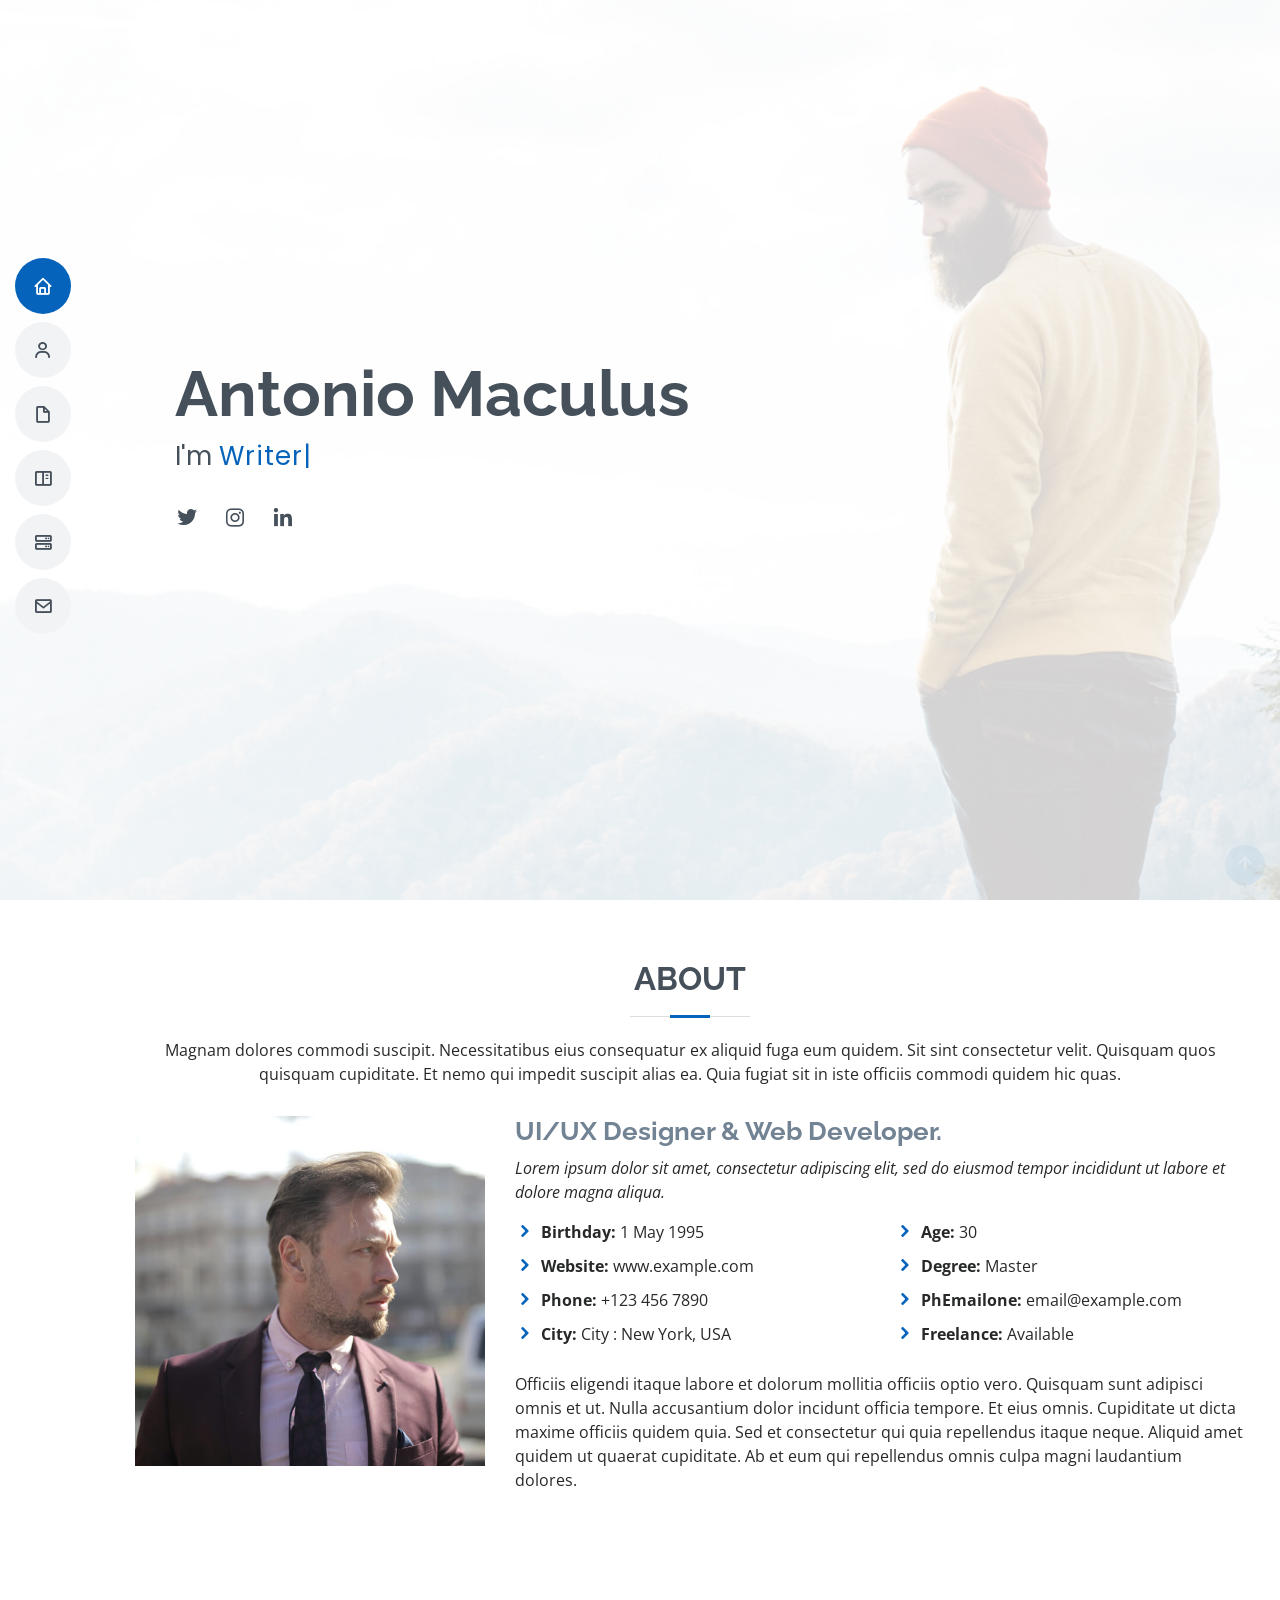
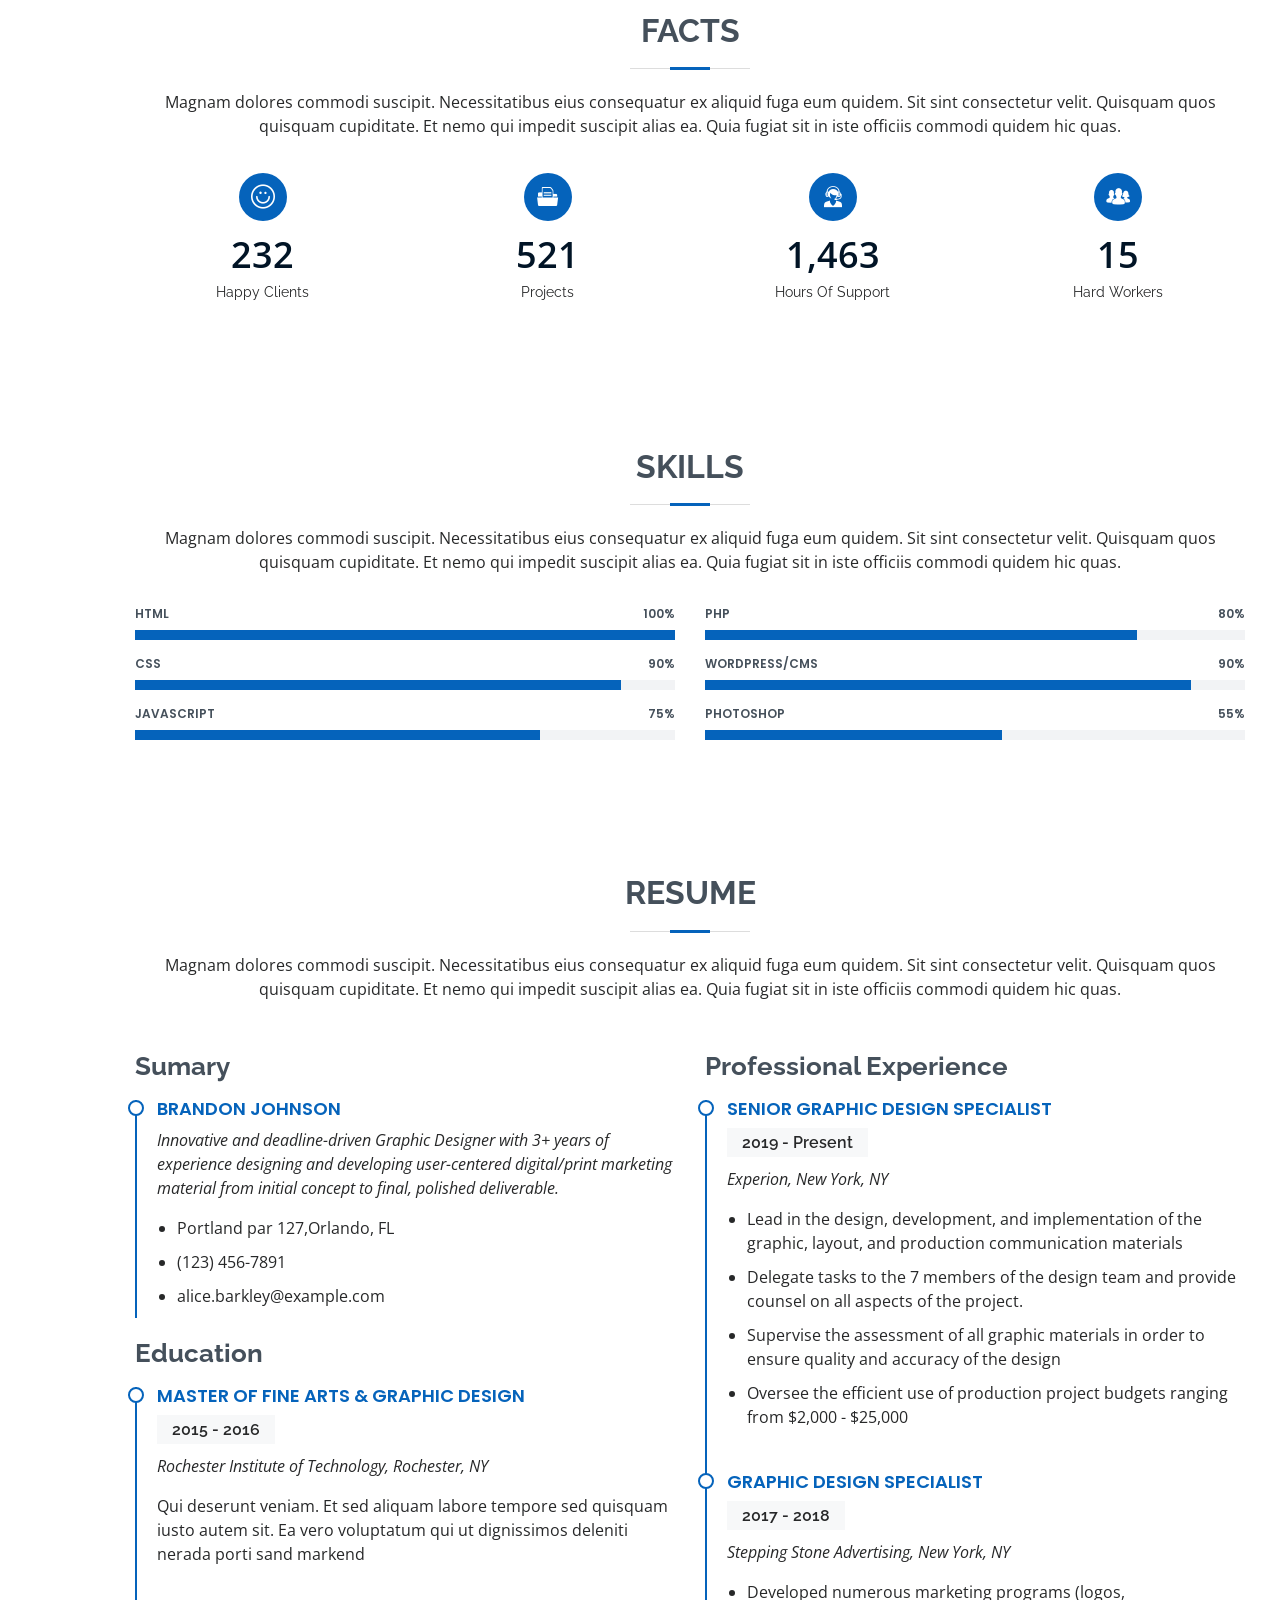
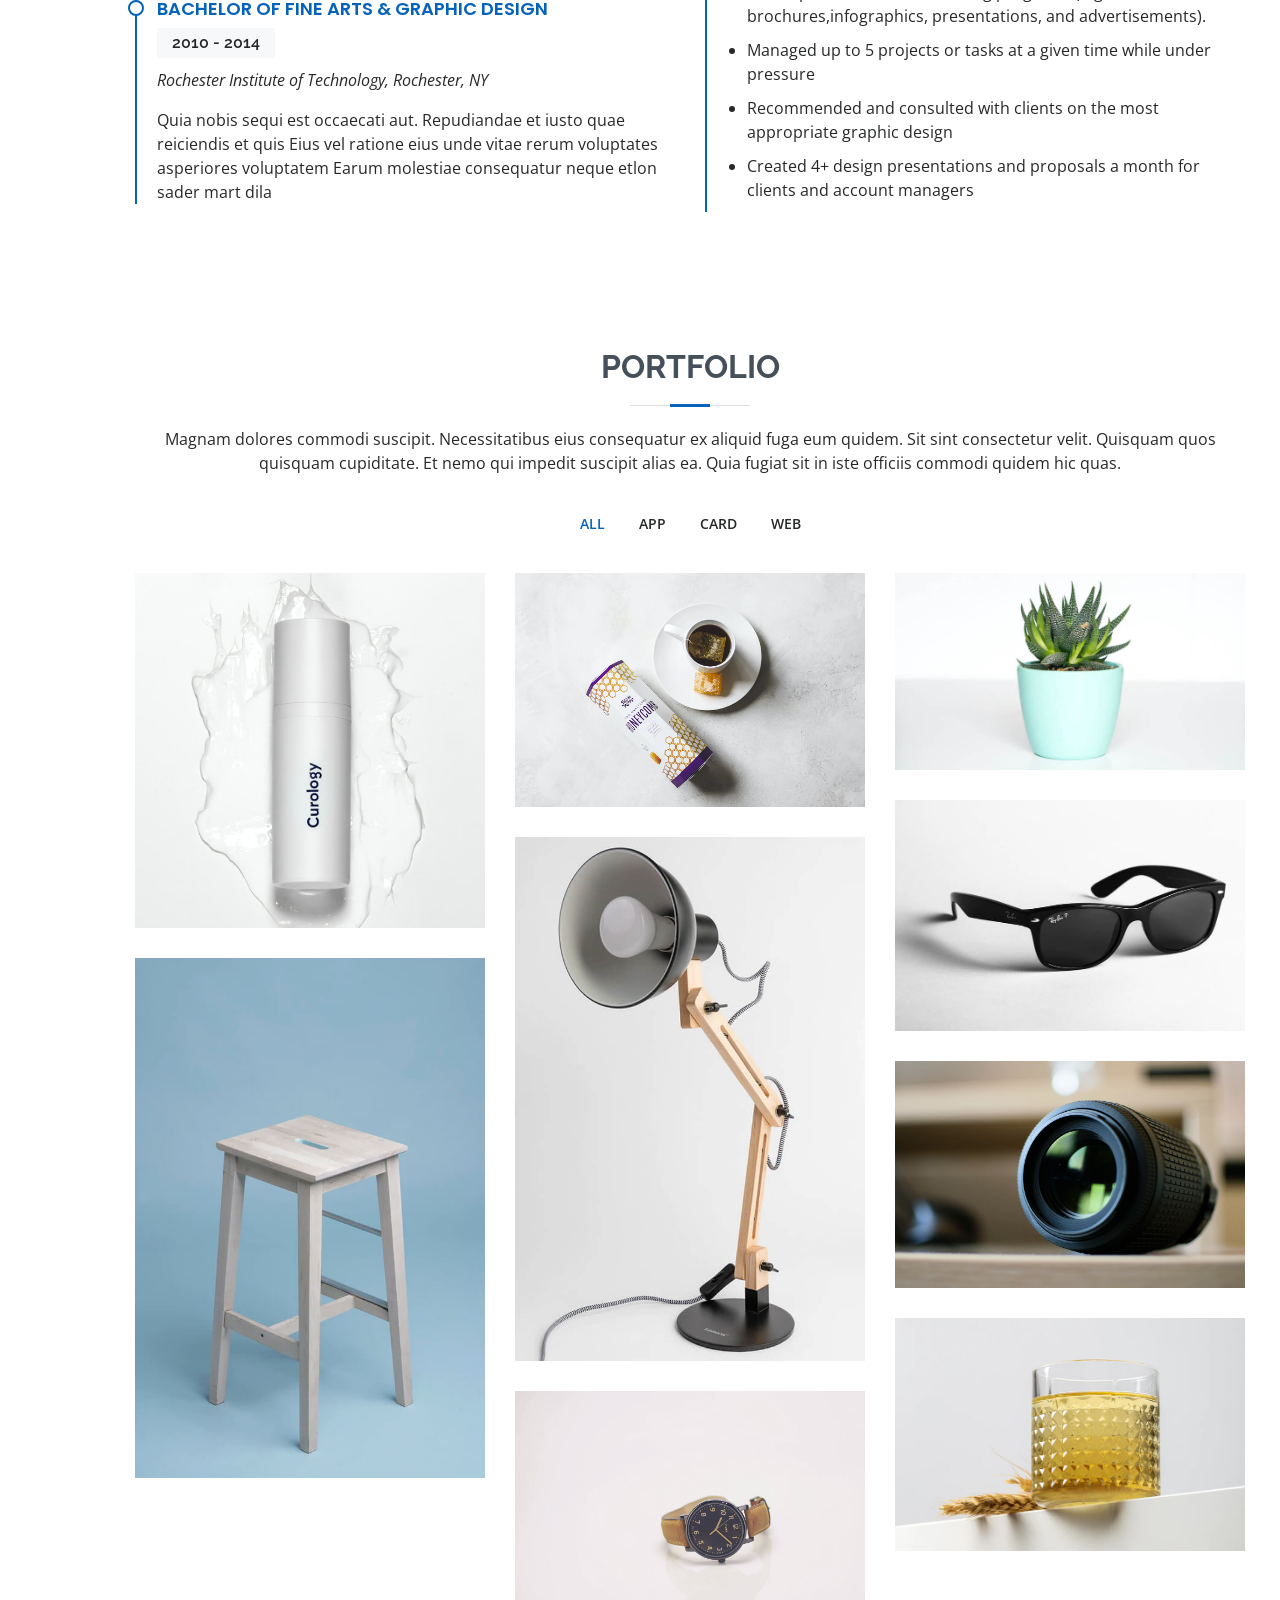
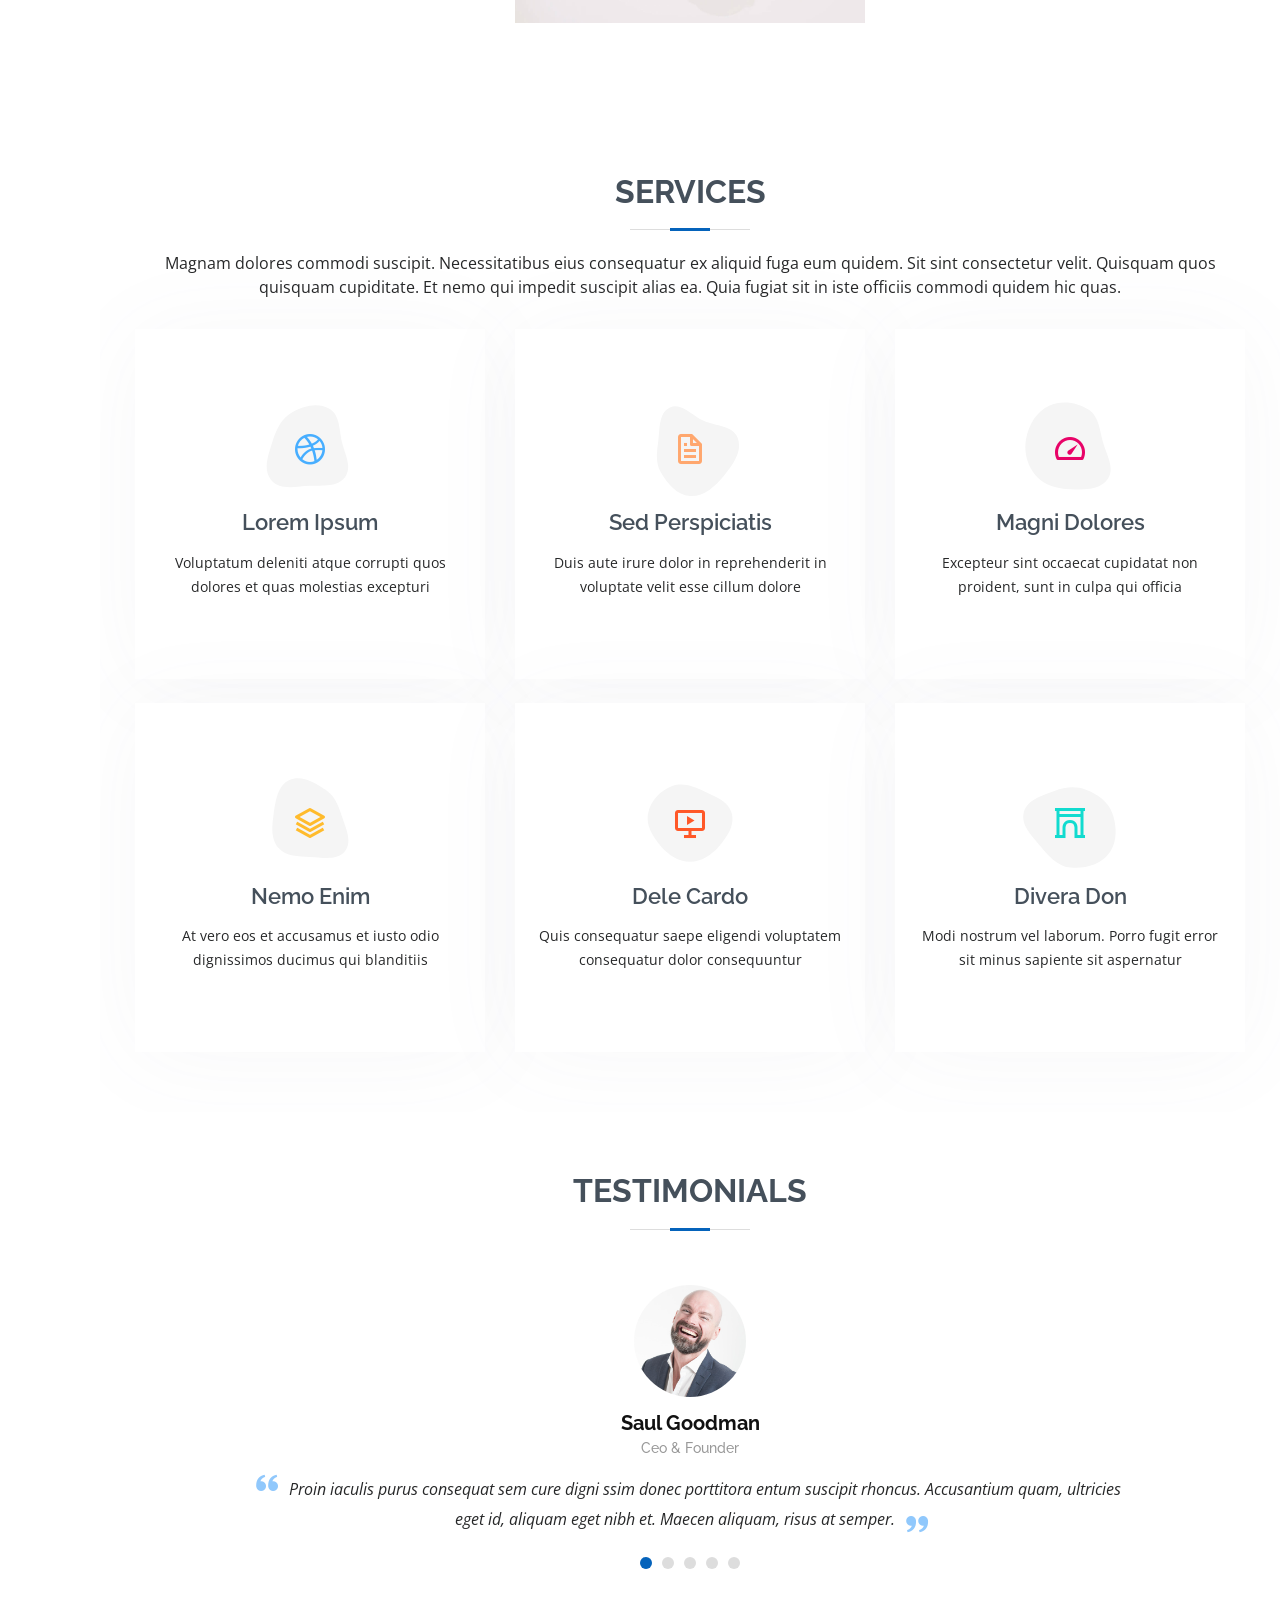
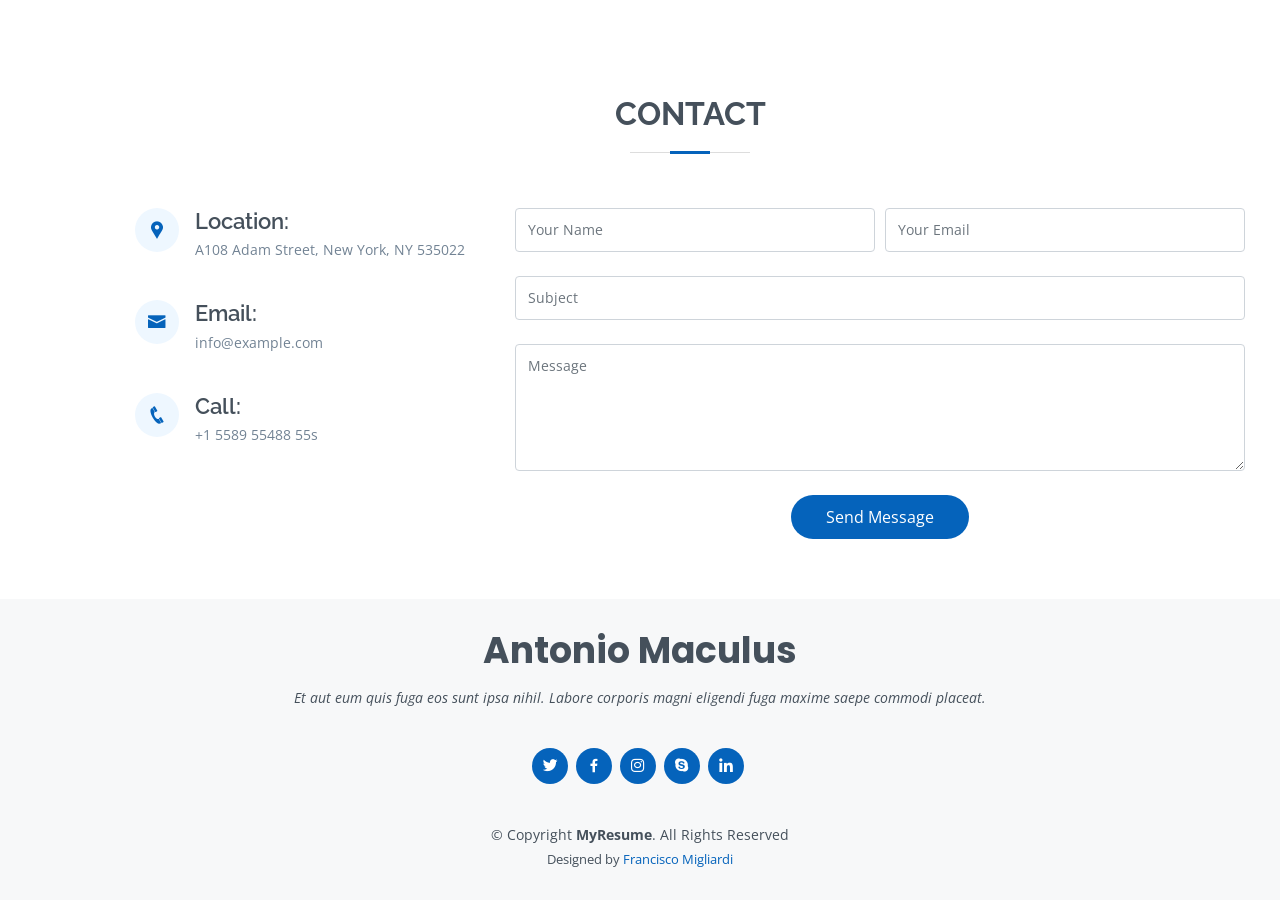
<file: index.html>
<!DOCTYPE html>
<html lang="en">

<head>
  <meta charset="utf-8">
  <meta content="width=device-width, initial-scale=1.0" name="viewport">

  <title>Antonio Maculus</title>
  <meta content="" name="description">
  <meta content="" name="keywords">

  <!-- Favicons -->
  <link href="assets/img/favicon.png" rel="icon">
  <link href="assets/img/apple-touch-icon.png" rel="apple-touch-icon">

  <!-- Google Fonts -->
  <link href="https://fonts.googleapis.com/css?family=Open+Sans:300,300i,400,400i,600,600i,700,700i|Raleway:300,300i,400,400i,500,500i,600,600i,700,700i|Poppins:300,300i,400,400i,500,500i,600,600i,700,700i" rel="stylesheet">

  <!-- Vendor CSS Files -->
  <link href="assets/vendor/bootstrap/css/bootstrap.min.css" rel="stylesheet">
  <link href="assets/vendor/icofont/icofont.min.css" rel="stylesheet">
  <link href="assets/vendor/boxicons/css/boxicons.min.css" rel="stylesheet">
  <link href="assets/vendor/venobox/venobox.css" rel="stylesheet">
  <link href="assets/vendor/owl.carousel/assets/owl.carousel.min.css" rel="stylesheet">
  <link href="assets/vendor/aos/aos.css" rel="stylesheet">

  <!-- Template Main CSS File -->
  <link href="assets/css/style.css" rel="stylesheet">

  <!-- =======================================================
  * Template Name: MyResume - v2.2.1
  * Template URL: https://bootstrapmade.com/free-html-bootstrap-template-my-resume/
  * Author: BootstrapMade.com
  * License: https://bootstrapmade.com/license/
  ======================================================== -->
</head>

<body>

  <!-- ======= Mobile nav toggle button ======= -->
  <button type="button" class="mobile-nav-toggle d-xl-none"><i class="icofont-navigation-menu"></i></button>

  <!-- ======= Header ======= -->
  <header id="header" class="d-flex flex-column justify-content-center">

    <nav class="nav-menu">
      <ul>
        <li class="active"><a href="#hero"><i class="bx bx-home"></i> <span>Home</span></a></li>
        <li><a href="#about"><i class="bx bx-user"></i> <span>About</span></a></li>
        <li><a href="#resume"><i class="bx bx-file-blank"></i> <span>Resume</span></a></li>
        <li><a href="#portfolio"><i class="bx bx-book-content"></i> <span>Portfolio</span></a></li>
        <li><a href="#services"><i class="bx bx-server"></i> <span>Services</span></a></li>
        <li><a href="#contact"><i class="bx bx-envelope"></i> <span>Contact</span></a></li>
      </ul>
    </nav><!-- .nav-menu -->

  </header><!-- End Header -->

  <!-- ======= Hero Section ======= -->
  <section id="hero" class="d-flex flex-column justify-content-center">
    <div class="container" data-aos="zoom-in" data-aos-delay="100">
      <h1>Antonio Maculus</h1>
      <p>I'm <span class="typed" data-typed-items="Writer, Freelancer, Photographer"></span></p>
      <div class="social-links">
        <a href="#" class="twitter"><i class="bx bxl-twitter"></i></a>
        <a href="#" class="instagram"><i class="bx bxl-instagram"></i></a>
        <a href="#" class="linkedin"><i class="bx bxl-linkedin"></i></a>
      </div>
    </div>
  </section><!-- End Hero -->

  <main id="main">

    <!-- ======= About Section ======= -->
    <section id="about" class="about">
      <div class="container" data-aos="fade-up">

        <div class="section-title">
          <h2>About</h2>
          <p>Magnam dolores commodi suscipit. Necessitatibus eius consequatur ex aliquid fuga eum quidem. Sit sint consectetur velit. Quisquam quos quisquam cupiditate. Et nemo qui impedit suscipit alias ea. Quia fugiat sit in iste officiis commodi quidem hic quas.</p>
        </div>

        <div class="row">
          <div class="col-lg-4">
            <img src="assets/img/profile-img.jpg" class="img-fluid" alt="">
          </div>
          <div class="col-lg-8 pt-4 pt-lg-0 content">
            <h3>UI/UX Designer &amp; Web Developer.</h3>
            <p class="font-italic">
              Lorem ipsum dolor sit amet, consectetur adipiscing elit, sed do eiusmod tempor incididunt ut labore et dolore
              magna aliqua.
            </p>
            <div class="row">
              <div class="col-lg-6">
                <ul>
                  <li><i class="icofont-rounded-right"></i> <strong>Birthday:</strong> 1 May 1995</li>
                  <li><i class="icofont-rounded-right"></i> <strong>Website:</strong> www.example.com</li>
                  <li><i class="icofont-rounded-right"></i> <strong>Phone:</strong> +123 456 7890</li>
                  <li><i class="icofont-rounded-right"></i> <strong>City:</strong> City : New York, USA</li>
                </ul>
              </div>
              <div class="col-lg-6">
                <ul>
                  <li><i class="icofont-rounded-right"></i> <strong>Age:</strong> 30</li>
                  <li><i class="icofont-rounded-right"></i> <strong>Degree:</strong> Master</li>
                  <li><i class="icofont-rounded-right"></i> <strong>PhEmailone:</strong> email@example.com</li>
                  <li><i class="icofont-rounded-right"></i> <strong>Freelance:</strong> Available</li>
                </ul>
              </div>
            </div>
            <p>
              Officiis eligendi itaque labore et dolorum mollitia officiis optio vero. Quisquam sunt adipisci omnis et ut. Nulla accusantium dolor incidunt officia tempore. Et eius omnis.
              Cupiditate ut dicta maxime officiis quidem quia. Sed et consectetur qui quia repellendus itaque neque. Aliquid amet quidem ut quaerat cupiditate. Ab et eum qui repellendus omnis culpa magni laudantium dolores.
            </p>
          </div>
        </div>

      </div>
    </section><!-- End About Section -->

    <!-- ======= Facts Section ======= -->
    <section id="facts" class="facts">
      <div class="container" data-aos="fade-up">

        <div class="section-title">
          <h2>Facts</h2>
          <p>Magnam dolores commodi suscipit. Necessitatibus eius consequatur ex aliquid fuga eum quidem. Sit sint consectetur velit. Quisquam quos quisquam cupiditate. Et nemo qui impedit suscipit alias ea. Quia fugiat sit in iste officiis commodi quidem hic quas.</p>
        </div>

        <div class="row">

          <div class="col-lg-3 col-md-6">
            <div class="count-box">
              <i class="icofont-simple-smile"></i>
              <span data-toggle="counter-up">232</span>
              <p>Happy Clients</p>
            </div>
          </div>

          <div class="col-lg-3 col-md-6 mt-5 mt-md-0">
            <div class="count-box">
              <i class="icofont-document-folder"></i>
              <span data-toggle="counter-up">521</span>
              <p>Projects</p>
            </div>
          </div>

          <div class="col-lg-3 col-md-6 mt-5 mt-lg-0">
            <div class="count-box">
              <i class="icofont-live-support"></i>
              <span data-toggle="counter-up">1,463</span>
              <p>Hours Of Support</p>
            </div>
          </div>

          <div class="col-lg-3 col-md-6 mt-5 mt-lg-0">
            <div class="count-box">
              <i class="icofont-users-alt-5"></i>
              <span data-toggle="counter-up">15</span>
              <p>Hard Workers</p>
            </div>
          </div>

        </div>

      </div>
    </section><!-- End Facts Section -->

    <!-- ======= Skills Section ======= -->
    <section id="skills" class="skills section-bg">
      <div class="container" data-aos="fade-up">

        <div class="section-title">
          <h2>Skills</h2>
          <p>Magnam dolores commodi suscipit. Necessitatibus eius consequatur ex aliquid fuga eum quidem. Sit sint consectetur velit. Quisquam quos quisquam cupiditate. Et nemo qui impedit suscipit alias ea. Quia fugiat sit in iste officiis commodi quidem hic quas.</p>
        </div>

        <div class="row skills-content">

          <div class="col-lg-6">

            <div class="progress">
              <span class="skill">HTML <i class="val">100%</i></span>
              <div class="progress-bar-wrap">
                <div class="progress-bar" role="progressbar" aria-valuenow="100" aria-valuemin="0" aria-valuemax="100"></div>
              </div>
            </div>

            <div class="progress">
              <span class="skill">CSS <i class="val">90%</i></span>
              <div class="progress-bar-wrap">
                <div class="progress-bar" role="progressbar" aria-valuenow="90" aria-valuemin="0" aria-valuemax="100"></div>
              </div>
            </div>

            <div class="progress">
              <span class="skill">JavaScript <i class="val">75%</i></span>
              <div class="progress-bar-wrap">
                <div class="progress-bar" role="progressbar" aria-valuenow="75" aria-valuemin="0" aria-valuemax="100"></div>
              </div>
            </div>

          </div>

          <div class="col-lg-6">

            <div class="progress">
              <span class="skill">PHP <i class="val">80%</i></span>
              <div class="progress-bar-wrap">
                <div class="progress-bar" role="progressbar" aria-valuenow="80" aria-valuemin="0" aria-valuemax="100"></div>
              </div>
            </div>

            <div class="progress">
              <span class="skill">WordPress/CMS <i class="val">90%</i></span>
              <div class="progress-bar-wrap">
                <div class="progress-bar" role="progressbar" aria-valuenow="90" aria-valuemin="0" aria-valuemax="100"></div>
              </div>
            </div>

            <div class="progress">
              <span class="skill">Photoshop <i class="val">55%</i></span>
              <div class="progress-bar-wrap">
                <div class="progress-bar" role="progressbar" aria-valuenow="55" aria-valuemin="0" aria-valuemax="100"></div>
              </div>
            </div>

          </div>

        </div>

      </div>
    </section><!-- End Skills Section -->

    <!-- ======= Resume Section ======= -->
    <section id="resume" class="resume">
      <div class="container" data-aos="fade-up">

        <div class="section-title">
          <h2>Resume</h2>
          <p>Magnam dolores commodi suscipit. Necessitatibus eius consequatur ex aliquid fuga eum quidem. Sit sint consectetur velit. Quisquam quos quisquam cupiditate. Et nemo qui impedit suscipit alias ea. Quia fugiat sit in iste officiis commodi quidem hic quas.</p>
        </div>

        <div class="row">
          <div class="col-lg-6">
            <h3 class="resume-title">Sumary</h3>
            <div class="resume-item pb-0">
              <h4>Brandon Johnson</h4>
              <p><em>Innovative and deadline-driven Graphic Designer with 3+ years of experience designing and developing user-centered digital/print marketing material from initial concept to final, polished deliverable.</em></p>
              <ul>
                <li>Portland par 127,Orlando, FL</li>
                <li>(123) 456-7891</li>
                <li>alice.barkley@example.com</li>
              </ul>
            </div>

            <h3 class="resume-title">Education</h3>
            <div class="resume-item">
              <h4>Master of Fine Arts &amp; Graphic Design</h4>
              <h5>2015 - 2016</h5>
              <p><em>Rochester Institute of Technology, Rochester, NY</em></p>
              <p>Qui deserunt veniam. Et sed aliquam labore tempore sed quisquam iusto autem sit. Ea vero voluptatum qui ut dignissimos deleniti nerada porti sand markend</p>
            </div>
            <div class="resume-item">
              <h4>Bachelor of Fine Arts &amp; Graphic Design</h4>
              <h5>2010 - 2014</h5>
              <p><em>Rochester Institute of Technology, Rochester, NY</em></p>
              <p>Quia nobis sequi est occaecati aut. Repudiandae et iusto quae reiciendis et quis Eius vel ratione eius unde vitae rerum voluptates asperiores voluptatem Earum molestiae consequatur neque etlon sader mart dila</p>
            </div>
          </div>
          <div class="col-lg-6">
            <h3 class="resume-title">Professional Experience</h3>
            <div class="resume-item">
              <h4>Senior graphic design specialist</h4>
              <h5>2019 - Present</h5>
              <p><em>Experion, New York, NY </em></p>
              <ul>
                <li>Lead in the design, development, and implementation of the graphic, layout, and production communication materials</li>
                <li>Delegate tasks to the 7 members of the design team and provide counsel on all aspects of the project. </li>
                <li>Supervise the assessment of all graphic materials in order to ensure quality and accuracy of the design</li>
                <li>Oversee the efficient use of production project budgets ranging from $2,000 - $25,000</li>
              </ul>
            </div>
            <div class="resume-item">
              <h4>Graphic design specialist</h4>
              <h5>2017 - 2018</h5>
              <p><em>Stepping Stone Advertising, New York, NY</em></p>
              <ul>
                <li>Developed numerous marketing programs (logos, brochures,infographics, presentations, and advertisements).</li>
                <li>Managed up to 5 projects or tasks at a given time while under pressure</li>
                <li>Recommended and consulted with clients on the most appropriate graphic design</li>
                <li>Created 4+ design presentations and proposals a month for clients and account managers</li>
              </ul>
            </div>
          </div>
        </div>

      </div>
    </section><!-- End Resume Section -->

    <!-- ======= Portfolio Section ======= -->
    <section id="portfolio" class="portfolio section-bg">
      <div class="container" data-aos="fade-up">

        <div class="section-title">
          <h2>Portfolio</h2>
          <p>Magnam dolores commodi suscipit. Necessitatibus eius consequatur ex aliquid fuga eum quidem. Sit sint consectetur velit. Quisquam quos quisquam cupiditate. Et nemo qui impedit suscipit alias ea. Quia fugiat sit in iste officiis commodi quidem hic quas.</p>
        </div>

        <div class="row">
          <div class="col-lg-12 d-flex justify-content-center" data-aos="fade-up" data-aos-delay="100">
            <ul id="portfolio-flters">
              <li data-filter="*" class="filter-active">All</li>
              <li data-filter=".filter-app">App</li>
              <li data-filter=".filter-card">Card</li>
              <li data-filter=".filter-web">Web</li>
            </ul>
          </div>
        </div>

        <div class="row portfolio-container" data-aos="fade-up" data-aos-delay="200">

          <div class="col-lg-4 col-md-6 portfolio-item filter-app">
            <div class="portfolio-wrap">
              <img src="assets/img/portfolio/portfolio-1.jpg" class="img-fluid" alt="">
              <div class="portfolio-info">
                <h4>App 1</h4>
                <p>App</p>
                <div class="portfolio-links">
                  <a href="assets/img/portfolio/portfolio-1.jpg" data-gall="portfolioGallery" class="venobox" title="App 1"><i class="bx bx-plus"></i></a>
                  <a href="portfolio-details.html" data-gall="portfolioDetailsGallery" data-vbtype="iframe" class="venobox" title="Portfolio Details"><i class="bx bx-link"></i></a>
                </div>
              </div>
            </div>
          </div>

          <div class="col-lg-4 col-md-6 portfolio-item filter-web">
            <div class="portfolio-wrap">
              <img src="assets/img/portfolio/portfolio-2.jpg" class="img-fluid" alt="">
              <div class="portfolio-info">
                <h4>Web 3</h4>
                <p>Web</p>
                <div class="portfolio-links">
                  <a href="assets/img/portfolio/portfolio-2.jpg" data-gall="portfolioGallery" class="venobox" title="Web 3"><i class="bx bx-plus"></i></a>
                  <a href="portfolio-details.html" data-gall="portfolioDetailsGallery" data-vbtype="iframe" class="venobox" title="Portfolio Details"><i class="bx bx-link"></i></a>
                </div>
              </div>
            </div>
          </div>

          <div class="col-lg-4 col-md-6 portfolio-item filter-app">
            <div class="portfolio-wrap">
              <img src="assets/img/portfolio/portfolio-3.jpg" class="img-fluid" alt="">
              <div class="portfolio-info">
                <h4>App 2</h4>
                <p>App</p>
                <div class="portfolio-links">
                  <a href="assets/img/portfolio/portfolio-3.jpg" data-gall="portfolioGallery" class="venobox" title="App 2"><i class="bx bx-plus"></i></a>
                  <a href="portfolio-details.html" data-gall="portfolioDetailsGallery" data-vbtype="iframe" class="venobox" title="Portfolio Details"><i class="bx bx-link"></i></a>
                </div>
              </div>
            </div>
          </div>

          <div class="col-lg-4 col-md-6 portfolio-item filter-card">
            <div class="portfolio-wrap">
              <img src="assets/img/portfolio/portfolio-4.jpg" class="img-fluid" alt="">
              <div class="portfolio-info">
                <h4>Card 2</h4>
                <p>Card</p>
                <div class="portfolio-links">
                  <a href="assets/img/portfolio/portfolio-4.jpg" data-gall="portfolioGallery" class="venobox" title="Card 2"><i class="bx bx-plus"></i></a>
                  <a href="portfolio-details.html" data-gall="portfolioDetailsGallery" data-vbtype="iframe" class="venobox" title="Portfolio Details"><i class="bx bx-link"></i></a>
                </div>
              </div>
            </div>
          </div>

          <div class="col-lg-4 col-md-6 portfolio-item filter-web">
            <div class="portfolio-wrap">
              <img src="assets/img/portfolio/portfolio-5.jpg" class="img-fluid" alt="">
              <div class="portfolio-info">
                <h4>Web 2</h4>
                <p>Web</p>
                <div class="portfolio-links">
                  <a href="assets/img/portfolio/portfolio-5.jpg" data-gall="portfolioGallery" class="venobox" title="Web 2"><i class="bx bx-plus"></i></a>
                  <a href="portfolio-details.html" data-gall="portfolioDetailsGallery" data-vbtype="iframe" class="venobox" title="Portfolio Details"><i class="bx bx-link"></i></a>
                </div>
              </div>
            </div>
          </div>

          <div class="col-lg-4 col-md-6 portfolio-item filter-app">
            <div class="portfolio-wrap">
              <img src="assets/img/portfolio/portfolio-6.jpg" class="img-fluid" alt="">
              <div class="portfolio-info">
                <h4>App 3</h4>
                <p>App</p>
                <div class="portfolio-links">
                  <a href="assets/img/portfolio/portfolio-6.jpg" data-gall="portfolioGallery" class="venobox" title="App 3"><i class="bx bx-plus"></i></a>
                  <a href="portfolio-details.html" data-gall="portfolioDetailsGallery" data-vbtype="iframe" class="venobox" title="Portfolio Details"><i class="bx bx-link"></i></a>
                </div>
              </div>
            </div>
          </div>

          <div class="col-lg-4 col-md-6 portfolio-item filter-card">
            <div class="portfolio-wrap">
              <img src="assets/img/portfolio/portfolio-7.jpg" class="img-fluid" alt="">
              <div class="portfolio-info">
                <h4>Card 1</h4>
                <p>Card</p>
                <div class="portfolio-links">
                  <a href="assets/img/portfolio/portfolio-7.jpg" data-gall="portfolioGallery" class="venobox" title="Card 1"><i class="bx bx-plus"></i></a>
                  <a href="portfolio-details.html" data-gall="portfolioDetailsGallery" data-vbtype="iframe" class="venobox" title="Portfolio Details"><i class="bx bx-link"></i></a>
                </div>
              </div>
            </div>
          </div>

          <div class="col-lg-4 col-md-6 portfolio-item filter-card">
            <div class="portfolio-wrap">
              <img src="assets/img/portfolio/portfolio-8.jpg" class="img-fluid" alt="">
              <div class="portfolio-info">
                <h4>Card 3</h4>
                <p>Card</p>
                <div class="portfolio-links">
                  <a href="assets/img/portfolio/portfolio-8.jpg" data-gall="portfolioGallery" class="venobox" title="Card 3"><i class="bx bx-plus"></i></a>
                  <a href="portfolio-details.html" data-gall="portfolioDetailsGallery" data-vbtype="iframe" class="venobox" title="Portfolio Details"><i class="bx bx-link"></i></a>
                </div>
              </div>
            </div>
          </div>

          <div class="col-lg-4 col-md-6 portfolio-item filter-web">
            <div class="portfolio-wrap">
              <img src="assets/img/portfolio/portfolio-9.jpg" class="img-fluid" alt="">
              <div class="portfolio-info">
                <h4>Web 3</h4>
                <p>Web</p>
                <div class="portfolio-links">
                  <a href="assets/img/portfolio/portfolio-9.jpg" data-gall="portfolioGallery" class="venobox" title="Web 3"><i class="bx bx-plus"></i></a>
                  <a href="portfolio-details.html" data-gall="portfolioDetailsGallery" data-vbtype="iframe" class="venobox" title="Portfolio Details"><i class="bx bx-link"></i></a>
                </div>
              </div>
            </div>
          </div>

        </div>

      </div>
    </section><!-- End Portfolio Section -->

    <!-- ======= Services Section ======= -->
    <section id="services" class="services">
      <div class="container" data-aos="fade-up">

        <div class="section-title">
          <h2>Services</h2>
          <p>Magnam dolores commodi suscipit. Necessitatibus eius consequatur ex aliquid fuga eum quidem. Sit sint consectetur velit. Quisquam quos quisquam cupiditate. Et nemo qui impedit suscipit alias ea. Quia fugiat sit in iste officiis commodi quidem hic quas.</p>
        </div>

        <div class="row">

          <div class="col-lg-4 col-md-6 d-flex align-items-stretch" data-aos="zoom-in" data-aos-delay="100">
            <div class="icon-box iconbox-blue">
              <div class="icon">
                <svg width="100" height="100" viewBox="0 0 600 600" xmlns="http://www.w3.org/2000/svg">
                  <path stroke="none" stroke-width="0" fill="#f5f5f5" d="M300,521.0016835830174C376.1290562159157,517.8887921683347,466.0731472004068,529.7835943286574,510.70327084640275,468.03025145048787C554.3714126377745,407.6079735673963,508.03601936045806,328.9844924480964,491.2728898941984,256.3432110539036C474.5976632858925,184.082847569629,479.9380746630129,96.60480741107993,416.23090153303,58.64404602377083C348.86323505073057,18.502131276798302,261.93793281208167,40.57373210992963,193.5410806939664,78.93577620505333C130.42746243093433,114.334589627462,98.30271207620316,179.96522072025542,76.75703585869454,249.04625023123273C51.97151888228291,328.5150500222984,13.704378332031375,421.85034740162234,66.52175969318436,486.19268352777647C119.04800174914682,550.1803526380478,217.28368757567262,524.383925680826,300,521.0016835830174"></path>
                </svg>
                <i class="bx bxl-dribbble"></i>
              </div>
              <h4><a href="">Lorem Ipsum</a></h4>
              <p>Voluptatum deleniti atque corrupti quos dolores et quas molestias excepturi</p>
            </div>
          </div>

          <div class="col-lg-4 col-md-6 d-flex align-items-stretch mt-4 mt-md-0" data-aos="zoom-in" data-aos-delay="200">
            <div class="icon-box iconbox-orange ">
              <div class="icon">
                <svg width="100" height="100" viewBox="0 0 600 600" xmlns="http://www.w3.org/2000/svg">
                  <path stroke="none" stroke-width="0" fill="#f5f5f5" d="M300,582.0697525312426C382.5290701553225,586.8405444964366,449.9789794690241,525.3245884688669,502.5850820975895,461.55621195738473C556.606425686781,396.0723002908107,615.8543463187945,314.28637112970534,586.6730223649479,234.56875336149918C558.9533121215079,158.8439757836574,454.9685369536778,164.00468322053177,381.49747125262974,130.76875717737553C312.15926192815925,99.40240125094834,248.97055460311594,18.661163978235184,179.8680185752513,50.54337015887873C110.5421016452524,82.52863877960104,119.82277516462835,180.83849132639028,109.12597500060166,256.43424936330496C100.08760227029461,320.3096726198365,92.17705696193138,384.0621239912766,124.79988738764834,439.7174275375508C164.83382741302287,508.01625554203684,220.96474134820875,577.5009287672846,300,582.0697525312426"></path>
                </svg>
                <i class="bx bx-file"></i>
              </div>
              <h4><a href="">Sed Perspiciatis</a></h4>
              <p>Duis aute irure dolor in reprehenderit in voluptate velit esse cillum dolore</p>
            </div>
          </div>

          <div class="col-lg-4 col-md-6 d-flex align-items-stretch mt-4 mt-lg-0" data-aos="zoom-in" data-aos-delay="300">
            <div class="icon-box iconbox-pink">
              <div class="icon">
                <svg width="100" height="100" viewBox="0 0 600 600" xmlns="http://www.w3.org/2000/svg">
                  <path stroke="none" stroke-width="0" fill="#f5f5f5" d="M300,541.5067337569781C382.14930387511276,545.0595476570109,479.8736841581634,548.3450877840088,526.4010558755058,480.5488172755941C571.5218469581645,414.80211281144784,517.5187510058486,332.0715597781072,496.52539010469104,255.14436215662573C477.37192572678356,184.95920475031193,473.57363656557914,105.61284051026155,413.0603344069578,65.22779650032875C343.27470386102294,18.654635553484475,251.2091493199835,5.337323636656869,175.0934190732945,40.62881213300186C97.87086631185822,76.43348514350839,51.98124368387456,156.15599469081315,36.44837278890362,239.84606092416172C21.716077023791087,319.22268207091537,43.775223500013084,401.1760424656574,96.891909868211,461.97329694683043C147.22146801428983,519.5804099606455,223.5754009179313,538.201503339737,300,541.5067337569781"></path>
                </svg>
                <i class="bx bx-tachometer"></i>
              </div>
              <h4><a href="">Magni Dolores</a></h4>
              <p>Excepteur sint occaecat cupidatat non proident, sunt in culpa qui officia</p>
            </div>
          </div>

          <div class="col-lg-4 col-md-6 d-flex align-items-stretch mt-4" data-aos="zoom-in" data-aos-delay="100">
            <div class="icon-box iconbox-yellow">
              <div class="icon">
                <svg width="100" height="100" viewBox="0 0 600 600" xmlns="http://www.w3.org/2000/svg">
                  <path stroke="none" stroke-width="0" fill="#f5f5f5" d="M300,503.46388370962813C374.79870501325706,506.71871716319447,464.8034551963731,527.1746412648533,510.4981551193396,467.86667711651364C555.9287308511215,408.9015244558933,512.6030010748507,327.5744911775523,490.211057578863,256.5855673507754C471.097692560561,195.9906835881958,447.69079081568157,138.11976852964426,395.19560036434837,102.3242989838813C329.3053358748298,57.3949838291264,248.02791733380457,8.279543830951368,175.87071277845988,42.242879143198664C103.41431057327972,76.34704239035025,93.79494320519305,170.9812938413882,81.28167332365135,250.07896920659033C70.17666984294237,320.27484674793965,64.84698225790005,396.69656628748305,111.28512138212992,450.4950937839243C156.20124167950087,502.5303643271138,231.32542653798444,500.4755392045468,300,503.46388370962813"></path>
                </svg>
                <i class="bx bx-layer"></i>
              </div>
              <h4><a href="">Nemo Enim</a></h4>
              <p>At vero eos et accusamus et iusto odio dignissimos ducimus qui blanditiis</p>
            </div>
          </div>

          <div class="col-lg-4 col-md-6 d-flex align-items-stretch mt-4" data-aos="zoom-in" data-aos-delay="200">
            <div class="icon-box iconbox-red">
              <div class="icon">
                <svg width="100" height="100" viewBox="0 0 600 600" xmlns="http://www.w3.org/2000/svg">
                  <path stroke="none" stroke-width="0" fill="#f5f5f5" d="M300,532.3542879108572C369.38199826031484,532.3153073249985,429.10787420159085,491.63046689027357,474.5244479745417,439.17860296908856C522.8885846962883,383.3225815378663,569.1668002868075,314.3205725914397,550.7432151929288,242.7694973846089C532.6665558377875,172.5657663291529,456.2379748765914,142.6223662098291,390.3689995646985,112.34683881706744C326.66090330228417,83.06452184765237,258.84405631176094,53.51806209861945,193.32584062364296,78.48882559362697C121.61183558270385,105.82097193414197,62.805066853699245,167.19869350419734,48.57481801355237,242.6138429142374C34.843463184063346,315.3850353017275,76.69343916112496,383.4422959591041,125.22947124332185,439.3748458443577C170.7312796277747,491.8107796887764,230.57421082200815,532.3932930995766,300,532.3542879108572"></path>
                </svg>
                <i class="bx bx-slideshow"></i>
              </div>
              <h4><a href="">Dele Cardo</a></h4>
              <p>Quis consequatur saepe eligendi voluptatem consequatur dolor consequuntur</p>
            </div>
          </div>

          <div class="col-lg-4 col-md-6 d-flex align-items-stretch mt-4" data-aos="zoom-in" data-aos-delay="300">
            <div class="icon-box iconbox-teal">
              <div class="icon">
                <svg width="100" height="100" viewBox="0 0 600 600" xmlns="http://www.w3.org/2000/svg">
                  <path stroke="none" stroke-width="0" fill="#f5f5f5" d="M300,566.797414625762C385.7384707136149,576.1784315230908,478.7894351017131,552.8928747891023,531.9192734346935,484.94944893311C584.6109503024035,417.5663521118492,582.489472248146,322.67544863468447,553.9536738515405,242.03673114598146C529.1557734026468,171.96086150256528,465.24506316201064,127.66468636344209,395.9583748389544,100.7403814666027C334.2173773831606,76.7482773500951,269.4350130405921,84.62216499799875,207.1952322260088,107.2889140133804C132.92018162631612,134.33871894543012,41.79353780512637,160.00259165414826,22.644507872594943,236.69541883565114C3.319112789854554,314.0945973066697,72.72355303640163,379.243833228382,124.04198916343866,440.3218312028393C172.9286146004772,498.5055451809895,224.45579914871206,558.5317968840102,300,566.797414625762"></path>
                </svg>
                <i class="bx bx-arch"></i>
              </div>
              <h4><a href="">Divera Don</a></h4>
              <p>Modi nostrum vel laborum. Porro fugit error sit minus sapiente sit aspernatur</p>
            </div>
          </div>

        </div>

      </div>
    </section><!-- End Services Section -->

    <!-- ======= Testimonials Section ======= -->
    <section id="testimonials" class="testimonials section-bg">
      <div class="container" data-aos="fade-up">

        <div class="section-title">
          <h2>Testimonials</h2>
        </div>

        <div class="owl-carousel testimonials-carousel" data-aos="zoom-in" data-aos-delay="100">

          <div class="testimonial-item">
            <img src="assets/img/testimonials/testimonials-1.jpg" class="testimonial-img" alt="">
            <h3>Saul Goodman</h3>
            <h4>Ceo &amp; Founder</h4>
            <p>
              <i class="bx bxs-quote-alt-left quote-icon-left"></i>
              Proin iaculis purus consequat sem cure digni ssim donec porttitora entum suscipit rhoncus. Accusantium quam, ultricies eget id, aliquam eget nibh et. Maecen aliquam, risus at semper.
              <i class="bx bxs-quote-alt-right quote-icon-right"></i>
            </p>
          </div>

          <div class="testimonial-item">
            <img src="assets/img/testimonials/testimonials-2.jpg" class="testimonial-img" alt="">
            <h3>Sara Wilsson</h3>
            <h4>Designer</h4>
            <p>
              <i class="bx bxs-quote-alt-left quote-icon-left"></i>
              Export tempor illum tamen malis malis eram quae irure esse labore quem cillum quid cillum eram malis quorum velit fore eram velit sunt aliqua noster fugiat irure amet legam anim culpa.
              <i class="bx bxs-quote-alt-right quote-icon-right"></i>
            </p>
          </div>

          <div class="testimonial-item">
            <img src="assets/img/testimonials/testimonials-3.jpg" class="testimonial-img" alt="">
            <h3>Jena Karlis</h3>
            <h4>Store Owner</h4>
            <p>
              <i class="bx bxs-quote-alt-left quote-icon-left"></i>
              Enim nisi quem export duis labore cillum quae magna enim sint quorum nulla quem veniam duis minim tempor labore quem eram duis noster aute amet eram fore quis sint minim.
              <i class="bx bxs-quote-alt-right quote-icon-right"></i>
            </p>
          </div>

          <div class="testimonial-item">
            <img src="assets/img/testimonials/testimonials-4.jpg" class="testimonial-img" alt="">
            <h3>Matt Brandon</h3>
            <h4>Freelancer</h4>
            <p>
              <i class="bx bxs-quote-alt-left quote-icon-left"></i>
              Fugiat enim eram quae cillum dolore dolor amet nulla culpa multos export minim fugiat minim velit minim dolor enim duis veniam ipsum anim magna sunt elit fore quem dolore labore illum veniam.
              <i class="bx bxs-quote-alt-right quote-icon-right"></i>
            </p>
          </div>

          <div class="testimonial-item">
            <img src="assets/img/testimonials/testimonials-5.jpg" class="testimonial-img" alt="">
            <h3>John Larson</h3>
            <h4>Entrepreneur</h4>
            <p>
              <i class="bx bxs-quote-alt-left quote-icon-left"></i>
              Quis quorum aliqua sint quem legam fore sunt eram irure aliqua veniam tempor noster veniam enim culpa labore duis sunt culpa nulla illum cillum fugiat legam esse veniam culpa fore nisi cillum quid.
              <i class="bx bxs-quote-alt-right quote-icon-right"></i>
            </p>
          </div>

        </div>

      </div>
    </section><!-- End Testimonials Section -->

    <!-- ======= Contact Section ======= -->
    <section id="contact" class="contact">
      <div class="container" data-aos="fade-up">

        <div class="section-title">
          <h2>Contact</h2>
        </div>

        <div class="row mt-1">

          <div class="col-lg-4">
            <div class="info">
              <div class="address">
                <i class="icofont-google-map"></i>
                <h4>Location:</h4>
                <p>A108 Adam Street, New York, NY 535022</p>
              </div>

              <div class="email">
                <i class="icofont-envelope"></i>
                <h4>Email:</h4>
                <p>info@example.com</p>
              </div>

              <div class="phone">
                <i class="icofont-phone"></i>
                <h4>Call:</h4>
                <p>+1 5589 55488 55s</p>
              </div>

            </div>

          </div>

          <div class="col-lg-8 mt-5 mt-lg-0">

            <form action="forms/contact.php" method="post" role="form" class="php-email-form">
              <div class="form-row">
                <div class="col-md-6 form-group">
                  <input type="text" name="name" class="form-control" id="name" placeholder="Your Name" data-rule="minlen:4" data-msg="Please enter at least 4 chars" />
                  <div class="validate"></div>
                </div>
                <div class="col-md-6 form-group">
                  <input type="email" class="form-control" name="email" id="email" placeholder="Your Email" data-rule="email" data-msg="Please enter a valid email" />
                  <div class="validate"></div>
                </div>
              </div>
              <div class="form-group">
                <input type="text" class="form-control" name="subject" id="subject" placeholder="Subject" data-rule="minlen:4" data-msg="Please enter at least 8 chars of subject" />
                <div class="validate"></div>
              </div>
              <div class="form-group">
                <textarea class="form-control" name="message" rows="5" data-rule="required" data-msg="Please write something for us" placeholder="Message"></textarea>
                <div class="validate"></div>
              </div>
              <div class="mb-3">
                <div class="loading">Loading</div>
                <div class="error-message"></div>
                <div class="sent-message">Your message has been sent. Thank you!</div>
              </div>
              <div class="text-center"><button type="submit">Send Message</button></div>
            </form>

          </div>

        </div>

      </div>
    </section><!-- End Contact Section -->

  </main><!-- End #main -->

  <!-- ======= Footer ======= -->
  <footer id="footer">
    <div class="container">
      <h3>Antonio Maculus</h3>
      <p>Et aut eum quis fuga eos sunt ipsa nihil. Labore corporis magni eligendi fuga maxime saepe commodi placeat.</p>
      <div class="social-links">
        <a href="#" class="twitter"><i class="bx bxl-twitter"></i></a>
        <a href="#" class="facebook"><i class="bx bxl-facebook"></i></a>
        <a href="#" class="instagram"><i class="bx bxl-instagram"></i></a>
        <a href="#" class="google-plus"><i class="bx bxl-skype"></i></a>
        <a href="#" class="linkedin"><i class="bx bxl-linkedin"></i></a>
      </div>
      <div class="copyright">
        &copy; Copyright <strong><span>MyResume</span></strong>. All Rights Reserved
      </div>
      <div class="credits">
        Designed by <a href="https://migliardi.dev/">Francisco Migliardi</a>
      </div>
    </div>
  </footer><!-- End Footer -->

  <a href="#" class="back-to-top"><i class="bx bx-up-arrow-alt"></i></a>
  <div id="preloader"></div>

  <!-- Vendor JS Files -->
  <script src="assets/vendor/jquery/jquery.min.js"></script>
  <script src="assets/vendor/bootstrap/js/bootstrap.bundle.min.js"></script>
  <script src="assets/vendor/jquery.easing/jquery.easing.min.js"></script>
  <script src="assets/vendor/php-email-form/validate.js"></script>
  <script src="assets/vendor/waypoints/jquery.waypoints.min.js"></script>
  <script src="assets/vendor/counterup/counterup.min.js"></script>
  <script src="assets/vendor/isotope-layout/isotope.pkgd.min.js"></script>
  <script src="assets/vendor/venobox/venobox.min.js"></script>
  <script src="assets/vendor/owl.carousel/owl.carousel.min.js"></script>
  <script src="assets/vendor/typed.js/typed.min.js"></script>
  <script src="assets/vendor/aos/aos.js"></script>

  <!-- Template Main JS File -->
  <script src="assets/js/main.js"></script>

</body>

</html>
</file>
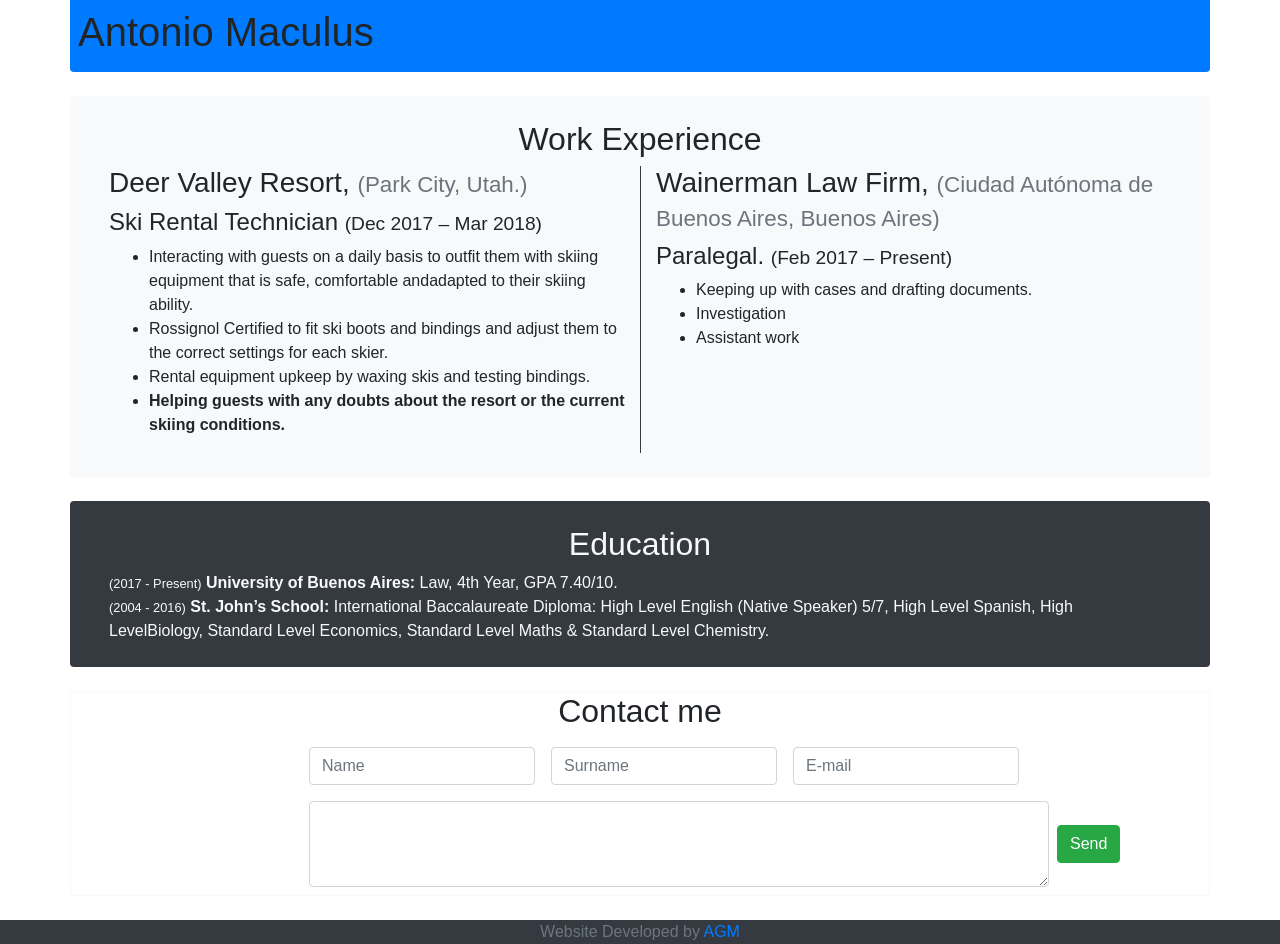
<file: testAto/index.html>
<!DOCTYPE html>
<html lang="es">

<head>
	<meta charset="UTF-8" />
	<meta name="viewport" content="width=device-width, initial-scale=1.0" />
	<title>Antonio Maculus</title>
	<link rel="stylesheet" href="bootstrap/css/bootstrap.min.css" />
	<link rel="stylesheet" href="styles.css" />
</head>

<body>
	<div class="container">
		<div class="row">
			<header class="col-12 bg-primary p-2 rounded-bottom">
				<h1>Antonio Maculus</h1>
			</header>
		</div>
		<section id="work-experience" class="row mb-4 mt-4 bg-light p-4 rounded">
			<h2 class="col-12 text-lg-center">Work Experience</h2>
			<div class="col-6 bg-light">
				<div>
					<h3>
						Deer Valley Resort,
						<small class="text-muted">(Park City, Utah.)</small>
					</h3>
				</div>
				<h4>Ski Rental Technician <small>(Dec 2017 – Mar 2018)</small></h4>
				<ul>
					<li>
						Interacting with guests on a daily basis to outfit them with
						skiing equipment that is safe, comfortable andadapted to their
						skiing ability.
					</li>
					<li>
						Rossignol Certified to fit ski boots and bindings and adjust them
						to the correct settings for each skier.
					</li>
					<li>
						Rental equipment upkeep by waxing skis and testing bindings.
					</li>
					<li>
						<strong>Helping guests with any doubts about the resort or the current
							skiing conditions.
						</strong>
					</li>
				</ul>
			</div>
			<div class="col-6 bg-light border border-dark border-top-0 border-right-0 border-bottom-0">
				<h3>
					Wainerman Law Firm,
					<small class="text-muted">(Ciudad Autónoma de Buenos Aires, Buenos Aires)</small>
				</h3>
				<h4>Paralegal. <small>(Feb 2017 – Present)</small></h4>
				<ul>
					<li>Keeping up with cases and drafting documents.</li>
					<li>Investigation</li>
					<li>Assistant work</li>
				</ul>
			</div>
		</section>
		<section id="education" class="row mt-4 mb-4 bg-dark p-4 text-light rounded">
			<h2 class="col-12 text-lg-center">Education</h2>
			<div class="col-12">
				<small> (2017 - Present)</small>
				<strong>University of Buenos Aires:</strong> Law, 4th Year, GPA
				7.40/10.
			</div>
			<div class="col-12">
				<small> (2004 - 2016)</small>
				<strong>St. John’s School:</strong> International Baccalaureate
				Diploma: High Level English (Native Speaker) 5/7, High Level Spanish,
				High LevelBiology, Standard Level Economics, Standard Level Maths &
				Standard Level Chemistry.
			</div>
		</section>

		<div id="contact-me" class="row mt-4 mb-4 border border-light">
			<h2 class="col-12 text-lg-center">Contact me</h2>
			<form class="form-inline">
				<div class="form-group m-2">
					<input type="text" class="form-control" placeholder="Name" />
				</div>
				<div class="form-group m-2">
					<input type="text" class="form-control" placeholder="Surname" />
				</div>
				<div class="form-group m-2">
					<input type="email" class="form-control" placeholder="E-mail" />
				</div>

				<div class="form-group m-2">
					<textarea class="form-control" id="texto-form" cols="74" rows="3"></textarea>
				</div>

				<input type="submit" class="btn btn-success" value="Send" />
			</form>
		</div>
	</div>
	<footer class="col-12 bg-dark text-lg-center text-muted mt-4">
		Website Developed by <a href="#">AGM</a>
	</footer>

	<script src="jquery/jquery-3.5.1.min.js"></script>
	<script src="bootstrap/js/bootstrap.min.js"></script>
</body>

</html>
</file>
<file: assets/vendor/venobox/venobox.css>
/* ------ venobox.css --------*/
.vbox-overlay *, .vbox-overlay *:before, .vbox-overlay *:after{
    -webkit-backface-visibility: hidden;
    -webkit-box-sizing:border-box;
    -moz-box-sizing:border-box;
    box-sizing:border-box;
}
.vbox-overlay * { 
    -webkit-backface-visibility: visible;
    backface-visibility: visible;
}
.vbox-overlay{
    display: -webkit-flex;
    display: flex;
    -webkit-flex-direction: column;
    flex-direction: column;
    -webkit-justify-content: center;
    justify-content: center;
    -webkit-align-items: center;
    align-items: center;
    position: fixed;
    left: 0;
    top: 0;
    bottom: 0;
    right: 0;
    z-index: 999999;
}

/* ----- navigation ----- */
.vbox-title{
    width: 100%;
    height: 40px;
    float: left;
    text-align: center;
    line-height: 28px;
    font-size: 12px;
    padding: 6px 50px;
    overflow: hidden;
    position: fixed;
    display: none;
    left: 0;
    z-index: 89;
}
.vbox-close{
    cursor: pointer;
    position: fixed;
    top: -1px;
    right: 0;
    width: 50px;
    height: 40px;
    padding: 6px;
    display: block;
    background-position:10px center;
    overflow: hidden;
    font-size: 24px;
    line-height: 1;
    text-align: center;
    z-index: 99;
}
.vbox-left{
    cursor: pointer;
    position: fixed;
    left: 0;
    height: 40px;
    overflow: hidden;
    line-height: 28px;
    font-size: 12px;
    z-index: 99;
    display: flex;
    align-items:center;
}
.vbox-num{
    display: inline-block;
    margin: 6px 0 6px 15px;
}
/* ----- Social share ----- */
.vbox-share{
    line-height: 28px;
    font-size: 12px;
    overflow: hidden;
    position: fixed;
    left: 0;
    z-index: 98;
    display: flex;
    align-items:center;
    justify-content: center;
    width: 100%;
    text-align: center;
}
.vbox-share svg{
    max-height: 28px;
    width: 28px;
    z-index: 10;
    margin-left: 12px;
    margin-top: 6px;
    margin-bottom: 6px;
    vertical-align: middle;
}


/* ----- navigation ARROWS ----- */
.vbox-next, .vbox-prev{
    position: fixed;
    top: 50%;
    margin-top: -15px;
    overflow: hidden;
    cursor: pointer;
    display: block;
    width: 45px;
    height: 45px;
    z-index: 99;
}
.vbox-next span, .vbox-prev span{
    position: relative;
    width: 20px;
    height: 20px;
    border: 2px solid transparent;
    border-top-color: #B6B6B6;
    border-right-color: #B6B6B6;
    text-indent: -100px;
    position: absolute;
    top: 8px;
    display: block;
}
.vbox-prev{
    left: 15px;
}
.vbox-next{
    right: 15px;
}
.vbox-prev span{
    left: 10px;
    -ms-transform: rotate(-135deg);
    -webkit-transform: rotate(-135deg);
    transform: rotate(-135deg);
}
.vbox-next span{
    -ms-transform: rotate(45deg);
    -webkit-transform: rotate(45deg);
    transform: rotate(45deg);
    right: 10px;
}
/* ------- inline window ------ */
.vbox-inline{
    width: 420px;
    height: 315px;
    height: 70vh;
    padding: 10px;
    background: #fff;
    margin: 0 auto;
    overflow: auto;
    text-align: left;
}
/* ------- Video & iFrames window ------ */
.venoframe{
    max-width: 100%;
    width: 100%;
    border: none;
    width: 100%;
    height: 260px;
    height: 70vh;
}
.venoframe.vbvid{
    height: 260px;
}
@media (min-width: 768px) {
    .venoframe, .vbox-inline{
        width: 90%;
        height: 360px;
        height: 70vh;
    }
    .venoframe.vbvid{
        width: 640px;
        height: 360px;
    }
}
@media (min-width: 992px) {
    .venoframe, .vbox-inline{
        max-width: 1200px;
        width: 80%;
        height: 540px;
        height: 70vh;
    }
    .venoframe.vbvid{
        width: 960px;
        height: 540px;
    }
}
/* 
Please do NOT edit this part! 
or at least read this note: http://i.imgur.com/7C0ws9e.gif
*/
.vbox-open{
    overflow: hidden;
}
.vbox-container{
    position: absolute;
    left: 0;
    right: 0;
    top: 0;
    bottom: 0;
    overflow-x: hidden;
    overflow-y: scroll;
    overflow-scrolling: touch;
    -webkit-overflow-scrolling: touch;
    z-index: 20;
    max-height: 100%;

}

.vbox-content{
    text-align: center;
    float: left;
    width: 100%;
    position: relative;
    overflow: hidden;
    padding: 20px 4%;
}
.vbox-container img{
    max-width: 100%;
    height: auto;
}
.vbox-figlio{
    box-shadow: 0 0 12px rgba(0,0,0,0.19), 0 6px 6px rgba(0,0,0,0.23);
    max-width: 100%;
    text-align: initial;
}
img.vbox-figlio{
    -webkit-user-select: none;
-khtml-user-select: none;
-moz-user-select: none;
-o-user-select: none;
user-select: none;
}
.vbox-content.swipe-left{
    margin-left: -200px !important;
}
.vbox-content.swipe-right{
    margin-left: 200px !important;
}
.vbox-animated{
    webkit-transition: margin 300ms ease-out;
    transition: margin 300ms ease-out;
}

/* ---------- preloader ----------
 * SPINKIT 
 * http://tobiasahlin.com/spinkit/
-------------------------------- */
.sk-double-bounce,.sk-rotating-plane{width:40px;height:40px;margin:40px auto}.sk-rotating-plane{background-color:#333;-webkit-animation:sk-rotatePlane 1.2s infinite ease-in-out;animation:sk-rotatePlane 1.2s infinite ease-in-out}@-webkit-keyframes sk-rotatePlane{0%{-webkit-transform:perspective(120px) rotateX(0) rotateY(0);transform:perspective(120px) rotateX(0) rotateY(0)}50%{-webkit-transform:perspective(120px) rotateX(-180.1deg) rotateY(0);transform:perspective(120px) rotateX(-180.1deg) rotateY(0)}100%{-webkit-transform:perspective(120px) rotateX(-180deg) rotateY(-179.9deg);transform:perspective(120px) rotateX(-180deg) rotateY(-179.9deg)}}@keyframes sk-rotatePlane{0%{-webkit-transform:perspective(120px) rotateX(0) rotateY(0);transform:perspective(120px) rotateX(0) rotateY(0)}50%{-webkit-transform:perspective(120px) rotateX(-180.1deg) rotateY(0);transform:perspective(120px) rotateX(-180.1deg) rotateY(0)}100%{-webkit-transform:perspective(120px) rotateX(-180deg) rotateY(-179.9deg);transform:perspective(120px) rotateX(-180deg) rotateY(-179.9deg)}}.sk-double-bounce{position:relative}.sk-double-bounce .sk-child{width:100%;height:100%;border-radius:50%;background-color:#333;opacity:.6;position:absolute;top:0;left:0;-webkit-animation:sk-doubleBounce 2s infinite ease-in-out;animation:sk-doubleBounce 2s infinite ease-in-out}.sk-chasing-dots .sk-child,.sk-spinner-pulse,.sk-three-bounce .sk-child{background-color:#333;border-radius:100%}.sk-double-bounce .sk-double-bounce2{-webkit-animation-delay:-1s;animation-delay:-1s}@-webkit-keyframes sk-doubleBounce{0%,100%{-webkit-transform:scale(0);transform:scale(0)}50%{-webkit-transform:scale(1);transform:scale(1)}}@keyframes sk-doubleBounce{0%,100%{-webkit-transform:scale(0);transform:scale(0)}50%{-webkit-transform:scale(1);transform:scale(1)}}.sk-wave{margin:40px auto;width:50px;height:40px;text-align:center;font-size:10px}.sk-wave .sk-rect{background-color:#333;height:100%;width:6px;display:inline-block;-webkit-animation:sk-waveStretchDelay 1.2s infinite ease-in-out;animation:sk-waveStretchDelay 1.2s infinite ease-in-out}.sk-wave .sk-rect1{-webkit-animation-delay:-1.2s;animation-delay:-1.2s}.sk-wave .sk-rect2{-webkit-animation-delay:-1.1s;animation-delay:-1.1s}.sk-wave .sk-rect3{-webkit-animation-delay:-1s;animation-delay:-1s}.sk-wave .sk-rect4{-webkit-animation-delay:-.9s;animation-delay:-.9s}.sk-wave .sk-rect5{-webkit-animation-delay:-.8s;animation-delay:-.8s}@-webkit-keyframes sk-waveStretchDelay{0%,100%,40%{-webkit-transform:scaleY(.4);transform:scaleY(.4)}20%{-webkit-transform:scaleY(1);transform:scaleY(1)}}@keyframes sk-waveStretchDelay{0%,100%,40%{-webkit-transform:scaleY(.4);transform:scaleY(.4)}20%{-webkit-transform:scaleY(1);transform:scaleY(1)}}.sk-wandering-cubes{margin:40px auto;width:40px;height:40px;position:relative}.sk-wandering-cubes .sk-cube{background-color:#333;width:10px;height:10px;position:absolute;top:0;left:0;-webkit-animation:sk-wanderingCube 1.8s ease-in-out -1.8s infinite both;animation:sk-wanderingCube 1.8s ease-in-out -1.8s infinite both}.sk-chasing-dots,.sk-spinner-pulse{width:40px;height:40px;margin:40px auto}.sk-wandering-cubes .sk-cube2{-webkit-animation-delay:-.9s;animation-delay:-.9s}@-webkit-keyframes sk-wanderingCube{0%{-webkit-transform:rotate(0);transform:rotate(0)}25%{-webkit-transform:translateX(30px) rotate(-90deg) scale(.5);transform:translateX(30px) rotate(-90deg) scale(.5)}50%{-webkit-transform:translateX(30px) translateY(30px) rotate(-179deg);transform:translateX(30px) translateY(30px) rotate(-179deg)}50.1%{-webkit-transform:translateX(30px) translateY(30px) rotate(-180deg);transform:translateX(30px) translateY(30px) rotate(-180deg)}75%{-webkit-transform:translateX(0) translateY(30px) rotate(-270deg) scale(.5);transform:translateX(0) translateY(30px) rotate(-270deg) scale(.5)}100%{-webkit-transform:rotate(-360deg);transform:rotate(-360deg)}}@keyframes sk-wanderingCube{0%{-webkit-transform:rotate(0);transform:rotate(0)}25%{-webkit-transform:translateX(30px) rotate(-90deg) scale(.5);transform:translateX(30px) rotate(-90deg) scale(.5)}50%{-webkit-transform:translateX(30px) translateY(30px) rotate(-179deg);transform:translateX(30px) translateY(30px) rotate(-179deg)}50.1%{-webkit-transform:translateX(30px) translateY(30px) rotate(-180deg);transform:translateX(30px) translateY(30px) rotate(-180deg)}75%{-webkit-transform:translateX(0) translateY(30px) rotate(-270deg) scale(.5);transform:translateX(0) translateY(30px) rotate(-270deg) scale(.5)}100%{-webkit-transform:rotate(-360deg);transform:rotate(-360deg)}}.sk-spinner-pulse{-webkit-animation:sk-pulseScaleOut 1s infinite ease-in-out;animation:sk-pulseScaleOut 1s infinite ease-in-out}@-webkit-keyframes sk-pulseScaleOut{0%{-webkit-transform:scale(0);transform:scale(0)}100%{-webkit-transform:scale(1);transform:scale(1);opacity:0}}@keyframes sk-pulseScaleOut{0%{-webkit-transform:scale(0);transform:scale(0)}100%{-webkit-transform:scale(1);transform:scale(1);opacity:0}}.sk-chasing-dots{position:relative;text-align:center;-webkit-animation:sk-chasingDotsRotate 2s infinite linear;animation:sk-chasingDotsRotate 2s infinite linear}.sk-chasing-dots .sk-child{width:60%;height:60%;display:inline-block;position:absolute;top:0;-webkit-animation:sk-chasingDotsBounce 2s infinite ease-in-out;animation:sk-chasingDotsBounce 2s infinite ease-in-out}.sk-chasing-dots .sk-dot2{top:auto;bottom:0;-webkit-animation-delay:-1s;animation-delay:-1s}@-webkit-keyframes sk-chasingDotsRotate{100%{-webkit-transform:rotate(360deg);transform:rotate(360deg)}}@keyframes sk-chasingDotsRotate{100%{-webkit-transform:rotate(360deg);transform:rotate(360deg)}}@-webkit-keyframes sk-chasingDotsBounce{0%,100%{-webkit-transform:scale(0);transform:scale(0)}50%{-webkit-transform:scale(1);transform:scale(1)}}@keyframes sk-chasingDotsBounce{0%,100%{-webkit-transform:scale(0);transform:scale(0)}50%{-webkit-transform:scale(1);transform:scale(1)}}.sk-three-bounce{margin:40px auto;width:80px;text-align:center}.sk-three-bounce .sk-child{width:20px;height:20px;display:inline-block;-webkit-animation:sk-three-bounce 1.4s ease-in-out 0s infinite both;animation:sk-three-bounce 1.4s ease-in-out 0s infinite both}.sk-circle .sk-child:before,.sk-fading-circle .sk-circle:before{display:block;border-radius:100%;content:'';background-color:#333}.sk-three-bounce .sk-bounce1{-webkit-animation-delay:-.32s;animation-delay:-.32s}.sk-three-bounce .sk-bounce2{-webkit-animation-delay:-.16s;animation-delay:-.16s}@-webkit-keyframes sk-three-bounce{0%,100%,80%{-webkit-transform:scale(0);transform:scale(0)}40%{-webkit-transform:scale(1);transform:scale(1)}}@keyframes sk-three-bounce{0%,100%,80%{-webkit-transform:scale(0);transform:scale(0)}40%{-webkit-transform:scale(1);transform:scale(1)}}.sk-circle{margin:40px auto;width:40px;height:40px;position:relative}.sk-circle .sk-child{width:100%;height:100%;position:absolute;left:0;top:0}.sk-circle .sk-child:before{margin:0 auto;width:15%;height:15%;-webkit-animation:sk-circleBounceDelay 1.2s infinite ease-in-out both;animation:sk-circleBounceDelay 1.2s infinite ease-in-out both}.sk-circle .sk-circle2{-webkit-transform:rotate(30deg);-ms-transform:rotate(30deg);transform:rotate(30deg)}.sk-circle .sk-circle3{-webkit-transform:rotate(60deg);-ms-transform:rotate(60deg);transform:rotate(60deg)}.sk-circle .sk-circle4{-webkit-transform:rotate(90deg);-ms-transform:rotate(90deg);transform:rotate(90deg)}.sk-circle .sk-circle5{-webkit-transform:rotate(120deg);-ms-transform:rotate(120deg);transform:rotate(120deg)}.sk-circle .sk-circle6{-webkit-transform:rotate(150deg);-ms-transform:rotate(150deg);transform:rotate(150deg)}.sk-circle .sk-circle7{-webkit-transform:rotate(180deg);-ms-transform:rotate(180deg);transform:rotate(180deg)}.sk-circle .sk-circle8{-webkit-transform:rotate(210deg);-ms-transform:rotate(210deg);transform:rotate(210deg)}.sk-circle .sk-circle9{-webkit-transform:rotate(240deg);-ms-transform:rotate(240deg);transform:rotate(240deg)}.sk-circle .sk-circle10{-webkit-transform:rotate(270deg);-ms-transform:rotate(270deg);transform:rotate(270deg)}.sk-circle .sk-circle11{-webkit-transform:rotate(300deg);-ms-transform:rotate(300deg);transform:rotate(300deg)}.sk-circle .sk-circle12{-webkit-transform:rotate(330deg);-ms-transform:rotate(330deg);transform:rotate(330deg)}.sk-circle .sk-circle2:before{-webkit-animation-delay:-1.1s;animation-delay:-1.1s}.sk-circle .sk-circle3:before{-webkit-animation-delay:-1s;animation-delay:-1s}.sk-circle .sk-circle4:before{-webkit-animation-delay:-.9s;animation-delay:-.9s}.sk-circle .sk-circle5:before{-webkit-animation-delay:-.8s;animation-delay:-.8s}.sk-circle .sk-circle6:before{-webkit-animation-delay:-.7s;animation-delay:-.7s}.sk-circle .sk-circle7:before{-webkit-animation-delay:-.6s;animation-delay:-.6s}.sk-circle .sk-circle8:before{-webkit-animation-delay:-.5s;animation-delay:-.5s}.sk-circle .sk-circle9:before{-webkit-animation-delay:-.4s;animation-delay:-.4s}.sk-circle .sk-circle10:before{-webkit-animation-delay:-.3s;animation-delay:-.3s}.sk-circle .sk-circle11:before{-webkit-animation-delay:-.2s;animation-delay:-.2s}.sk-circle .sk-circle12:before{-webkit-animation-delay:-.1s;animation-delay:-.1s}@-webkit-keyframes sk-circleBounceDelay{0%,100%,80%{-webkit-transform:scale(0);transform:scale(0)}40%{-webkit-transform:scale(1);transform:scale(1)}}@keyframes sk-circleBounceDelay{0%,100%,80%{-webkit-transform:scale(0);transform:scale(0)}40%{-webkit-transform:scale(1);transform:scale(1)}}.sk-cube-grid{width:40px;height:40px;margin:40px auto}.sk-cube-grid .sk-cube{width:33.33%;height:33.33%;background-color:#333;float:left;-webkit-animation:sk-cubeGridScaleDelay 1.3s infinite ease-in-out;animation:sk-cubeGridScaleDelay 1.3s infinite ease-in-out}.sk-cube-grid .sk-cube1{-webkit-animation-delay:.2s;animation-delay:.2s}.sk-cube-grid .sk-cube2{-webkit-animation-delay:.3s;animation-delay:.3s}.sk-cube-grid .sk-cube3{-webkit-animation-delay:.4s;animation-delay:.4s}.sk-cube-grid .sk-cube4{-webkit-animation-delay:.1s;animation-delay:.1s}.sk-cube-grid .sk-cube5{-webkit-animation-delay:.2s;animation-delay:.2s}.sk-cube-grid .sk-cube6{-webkit-animation-delay:.3s;animation-delay:.3s}.sk-cube-grid .sk-cube7{-webkit-animation-delay:0ms;animation-delay:0ms}.sk-cube-grid .sk-cube8{-webkit-animation-delay:.1s;animation-delay:.1s}.sk-cube-grid .sk-cube9{-webkit-animation-delay:.2s;animation-delay:.2s}@-webkit-keyframes sk-cubeGridScaleDelay{0%,100%,70%{-webkit-transform:scale3D(1,1,1);transform:scale3D(1,1,1)}35%{-webkit-transform:scale3D(0,0,1);transform:scale3D(0,0,1)}}@keyframes sk-cubeGridScaleDelay{0%,100%,70%{-webkit-transform:scale3D(1,1,1);transform:scale3D(1,1,1)}35%{-webkit-transform:scale3D(0,0,1);transform:scale3D(0,0,1)}}.sk-fading-circle{margin:40px auto;width:40px;height:40px;position:relative}.sk-fading-circle .sk-circle{width:100%;height:100%;position:absolute;left:0;top:0}.sk-fading-circle .sk-circle:before{margin:0 auto;width:15%;height:15%;-webkit-animation:sk-circleFadeDelay 1.2s infinite ease-in-out both;animation:sk-circleFadeDelay 1.2s infinite ease-in-out both}.sk-fading-circle .sk-circle2{-webkit-transform:rotate(30deg);-ms-transform:rotate(30deg);transform:rotate(30deg)}.sk-fading-circle .sk-circle3{-webkit-transform:rotate(60deg);-ms-transform:rotate(60deg);transform:rotate(60deg)}.sk-fading-circle .sk-circle4{-webkit-transform:rotate(90deg);-ms-transform:rotate(90deg);transform:rotate(90deg)}.sk-fading-circle .sk-circle5{-webkit-transform:rotate(120deg);-ms-transform:rotate(120deg);transform:rotate(120deg)}.sk-fading-circle .sk-circle6{-webkit-transform:rotate(150deg);-ms-transform:rotate(150deg);transform:rotate(150deg)}.sk-fading-circle .sk-circle7{-webkit-transform:rotate(180deg);-ms-transform:rotate(180deg);transform:rotate(180deg)}.sk-fading-circle .sk-circle8{-webkit-transform:rotate(210deg);-ms-transform:rotate(210deg);transform:rotate(210deg)}.sk-fading-circle .sk-circle9{-webkit-transform:rotate(240deg);-ms-transform:rotate(240deg);transform:rotate(240deg)}.sk-fading-circle .sk-circle10{-webkit-transform:rotate(270deg);-ms-transform:rotate(270deg);transform:rotate(270deg)}.sk-fading-circle .sk-circle11{-webkit-transform:rotate(300deg);-ms-transform:rotate(300deg);transform:rotate(300deg)}.sk-fading-circle .sk-circle12{-webkit-transform:rotate(330deg);-ms-transform:rotate(330deg);transform:rotate(330deg)}.sk-fading-circle .sk-circle2:before{-webkit-animation-delay:-1.1s;animation-delay:-1.1s}.sk-fading-circle .sk-circle3:before{-webkit-animation-delay:-1s;animation-delay:-1s}.sk-fading-circle .sk-circle4:before{-webkit-animation-delay:-.9s;animation-delay:-.9s}.sk-fading-circle .sk-circle5:before{-webkit-animation-delay:-.8s;animation-delay:-.8s}.sk-fading-circle .sk-circle6:before{-webkit-animation-delay:-.7s;animation-delay:-.7s}.sk-fading-circle .sk-circle7:before{-webkit-animation-delay:-.6s;animation-delay:-.6s}.sk-fading-circle .sk-circle8:before{-webkit-animation-delay:-.5s;animation-delay:-.5s}.sk-fading-circle .sk-circle9:before{-webkit-animation-delay:-.4s;animation-delay:-.4s}.sk-fading-circle .sk-circle10:before{-webkit-animation-delay:-.3s;animation-delay:-.3s}.sk-fading-circle .sk-circle11:before{-webkit-animation-delay:-.2s;animation-delay:-.2s}.sk-fading-circle .sk-circle12:before{-webkit-animation-delay:-.1s;animation-delay:-.1s}@-webkit-keyframes sk-circleFadeDelay{0%,100%,39%{opacity:0}40%{opacity:1}}@keyframes sk-circleFadeDelay{0%,100%,39%{opacity:0}40%{opacity:1}}.sk-folding-cube{margin:40px auto;width:40px;height:40px;position:relative;-webkit-transform:rotateZ(45deg);transform:rotateZ(45deg)}.sk-folding-cube .sk-cube{float:left;width:50%;height:50%;position:relative;-webkit-transform:scale(1.1);-ms-transform:scale(1.1);transform:scale(1.1)}.sk-folding-cube .sk-cube:before{content:'';position:absolute;top:0;left:0;width:100%;height:100%;background-color:#333;-webkit-animation:sk-foldCubeAngle 2.4s infinite linear both;animation:sk-foldCubeAngle 2.4s infinite linear both;-webkit-transform-origin:100% 100%;-ms-transform-origin:100% 100%;transform-origin:100% 100%}.sk-folding-cube .sk-cube2{-webkit-transform:scale(1.1) rotateZ(90deg);transform:scale(1.1) rotateZ(90deg)}.sk-folding-cube .sk-cube3{-webkit-transform:scale(1.1) rotateZ(180deg);transform:scale(1.1) rotateZ(180deg)}.sk-folding-cube .sk-cube4{-webkit-transform:scale(1.1) rotateZ(270deg);transform:scale(1.1) rotateZ(270deg)}.sk-folding-cube .sk-cube2:before{-webkit-animation-delay:.3s;animation-delay:.3s}.sk-folding-cube .sk-cube3:before{-webkit-animation-delay:.6s;animation-delay:.6s}.sk-folding-cube .sk-cube4:before{-webkit-animation-delay:.9s;animation-delay:.9s}@-webkit-keyframes sk-foldCubeAngle{0%,10%{-webkit-transform:perspective(140px) rotateX(-180deg);transform:perspective(140px) rotateX(-180deg);opacity:0}25%,75%{-webkit-transform:perspective(140px) rotateX(0);transform:perspective(140px) rotateX(0);opacity:1}100%,90%{-webkit-transform:perspective(140px) rotateY(180deg);transform:perspective(140px) rotateY(180deg);opacity:0}}@keyframes sk-foldCubeAngle{0%,10%{-webkit-transform:perspective(140px) rotateX(-180deg);transform:perspective(140px) rotateX(-180deg);opacity:0}25%,75%{-webkit-transform:perspective(140px) rotateX(0);transform:perspective(140px) rotateX(0);opacity:1}100%,90%{-webkit-transform:perspective(140px) rotateY(180deg);transform:perspective(140px) rotateY(180deg);opacity:0}}
</file>
<file: testAto/styles.css>
.form-inline {
  margin-left: 230px;
}

@media (max-width: 770px) {
  #contact-me textarea {
    width: 50%;
  }
}
/*# sourceMappingURL=styles.css.map */
</file>
<file: assets/css/style.css>
/**
* Template Name: MyResume - v2.2.1
* Template URL: https://bootstrapmade.com/free-html-bootstrap-template-my-resume/
* Author: BootstrapMade.com
* License: https://bootstrapmade.com/license/
*/

/*--------------------------------------------------------------
# General
--------------------------------------------------------------*/
body {
  font-family: "Open Sans", sans-serif;
  color: #272829;
}

a {
  color: #0563bb;
}

a:hover {
  color: #067ded;
  text-decoration: none;
}

h1, h2, h3, h4, h5, h6 {
  font-family: "Raleway", sans-serif;
}

/*--------------------------------------------------------------
# Back to top button
--------------------------------------------------------------*/
.back-to-top {
  position: fixed;
  display: none;
  width: 40px;
  height: 40px;
  border-radius: 50px;
  right: 15px;
  bottom: 15px;
  background: #0563bb;
  color: #fff;
  transition: display 0.5s ease-in-out;
  z-index: 99999;
}

.back-to-top i {
  font-size: 24px;
  position: absolute;
  top: 7px;
  left: 8px;
}

.back-to-top:hover {
  color: #fff;
  background: #0678e3;
  transition: background 0.2s ease-in-out;
}

/*--------------------------------------------------------------
# Preloader
--------------------------------------------------------------*/
#preloader {
  position: fixed;
  top: 0;
  left: 0;
  right: 0;
  bottom: 0;
  z-index: 9999;
  overflow: hidden;
  background: #fff;
}

#preloader:before {
  content: "";
  position: fixed;
  top: calc(50% - 30px);
  left: calc(50% - 30px);
  border: 6px solid #0563bb;
  border-top-color: #fff;
  border-bottom-color: #fff;
  border-radius: 50%;
  width: 60px;
  height: 60px;
  -webkit-animation: animate-preloader 1s linear infinite;
  animation: animate-preloader 1s linear infinite;
}

@-webkit-keyframes animate-preloader {
  0% {
    transform: rotate(0deg);
  }
  100% {
    transform: rotate(360deg);
  }
}

@keyframes animate-preloader {
  0% {
    transform: rotate(0deg);
  }
  100% {
    transform: rotate(360deg);
  }
}

/*--------------------------------------------------------------
# Disable aos animation delay on mobile devices
--------------------------------------------------------------*/
@media screen and (max-width: 768px) {
  [data-aos-delay] {
    transition-delay: 0 !important;
  }
}

/*--------------------------------------------------------------
# Header
--------------------------------------------------------------*/
#header {
  position: fixed;
  top: 0;
  left: 0;
  bottom: 0;
  z-index: 9997;
  transition: all 0.5s;
  padding: 15px;
  overflow-y: auto;
}

@media (max-width: 992px) {
  #header {
    width: 300px;
    background: #fff;
    border-right: 1px solid #e6e9ec;
    left: -300px;
  }
}

@media (min-width: 992px) {
  #main {
    margin-left: 100px;
  }
}

/*--------------------------------------------------------------
# Navigation Menu
--------------------------------------------------------------*/
/* Desktop Navigation */
.nav-menu * {
  margin: 0;
  padding: 0;
  list-style: none;
}

.nav-menu > ul > li {
  position: relative;
  white-space: nowrap;
}

.nav-menu a {
  display: flex;
  align-items: center;
  color: #45505b;
  padding: 10px 18px;
  margin-bottom: 8px;
  transition: 0.3s;
  font-size: 15px;
  border-radius: 50px;
  background: #f2f3f5;
  height: 56px;
  width: 100%;
  overflow: hidden;
  transition: 0.3s;
}

.nav-menu a i {
  font-size: 20px;
}

.nav-menu a span {
  padding: 0 5px 0 7px;
  color: #45505b;
}

@media (min-width: 992px) {
  .nav-menu a {
    width: 56px;
  }
  .nav-menu a span {
    display: none;
    color: #fff;
  }
}

.nav-menu a:hover, .nav-menu .active > a, .nav-menu li:hover > a {
  color: #fff;
  background: #0563bb;
}

.nav-menu a:hover span, .nav-menu .active > a span, .nav-menu li:hover > a span {
  color: #fff;
}

.nav-menu a:hover, .nav-menu li:hover > a {
  width: 100%;
  color: #fff;
}

.nav-menu a:hover span, .nav-menu li:hover > a span {
  display: block;
}

/* Mobile Navigation */
.mobile-nav-toggle {
  position: fixed;
  right: 15px;
  top: 15px;
  z-index: 9998;
  border: 0;
  background: none;
  font-size: 24px;
  transition: all 0.4s;
  outline: none !important;
  line-height: 1;
  cursor: pointer;
  text-align: right;
}

.mobile-nav-toggle i {
  color: #45505b;
}

.mobile-nav-active {
  overflow: hidden;
}

.mobile-nav-active #header {
  left: 0;
}

.mobile-nav-active .mobile-nav-toggle i {
  color: #0563bb;
}

/*--------------------------------------------------------------
# Hero Section
--------------------------------------------------------------*/
#hero {
  width: 100%;
  height: 100vh;
  background: url("../img/hero-bg.jpg") top right no-repeat;
  background-size: cover;
  position: relative;
}

@media (min-width: 992px) {
  #hero {
    padding-left: 160px;
  }
}

#hero:before {
  content: "";
  background: rgba(255, 255, 255, 0.8);
  position: absolute;
  bottom: 0;
  top: 0;
  left: 0;
  right: 0;
}

#hero h1 {
  margin: 0;
  font-size: 64px;
  font-weight: 700;
  line-height: 56px;
  color: #45505b;
}

#hero p {
  color: #45505b;
  margin: 15px 0 0 0;
  font-size: 26px;
  font-family: "Poppins", sans-serif;
}

#hero p span {
  color: #0563bb;
  letter-spacing: 1px;
}

#hero .social-links {
  margin-top: 30px;
}

#hero .social-links a {
  font-size: 24px;
  display: inline-block;
  color: #45505b;
  line-height: 1;
  margin-right: 20px;
  transition: 0.3s;
}

#hero .social-links a:hover {
  color: #0563bb;
}

@media (max-width: 992px) {
  #hero {
    text-align: center;
  }
  #hero h1 {
    font-size: 32px;
    line-height: 36px;
  }
  #hero p {
    margin-top: 10px;
    font-size: 20px;
    line-height: 24px;
  }
}

/*--------------------------------------------------------------
# Sections General
--------------------------------------------------------------*/
section {
  padding: 60px 0;
  overflow: hidden;
}

.section-title {
  text-align: center;
  padding-bottom: 30px;
}

.section-title h2 {
  font-size: 32px;
  font-weight: bold;
  text-transform: uppercase;
  margin-bottom: 20px;
  padding-bottom: 20px;
  position: relative;
  color: #45505b;
}

.section-title h2::before {
  content: '';
  position: absolute;
  display: block;
  width: 120px;
  height: 1px;
  background: #ddd;
  bottom: 1px;
  left: calc(50% - 60px);
}

.section-title h2::after {
  content: '';
  position: absolute;
  display: block;
  width: 40px;
  height: 3px;
  background: #0563bb;
  bottom: 0;
  left: calc(50% - 20px);
}

.section-title p {
  margin-bottom: 0;
}

/*--------------------------------------------------------------
# About
--------------------------------------------------------------*/
.about .content h3 {
  font-weight: 700;
  font-size: 26px;
  color: #728394;
}

.about .content ul {
  list-style: none;
  padding: 0;
}

.about .content ul li {
  padding-bottom: 10px;
}

.about .content ul i {
  font-size: 20px;
  padding-right: 2px;
  color: #0563bb;
}

.about .content p:last-child {
  margin-bottom: 0;
}

/*--------------------------------------------------------------
# Facts
--------------------------------------------------------------*/
.facts .count-box {
  padding: 30px 30px 25px 30px;
  margin-top: 30px;
  width: 100%;
  position: relative;
  text-align: center;
  background: #fff;
}

.facts .count-box i {
  position: absolute;
  top: -25px;
  left: 50%;
  transform: translateX(-50%);
  font-size: 24px;
  background: #0563bb;
  padding: 12px;
  color: #fff;
  border-radius: 50px;
}

.facts .count-box span {
  font-size: 36px;
  display: block;
  font-weight: 600;
  color: #011426;
}

.facts .count-box p {
  padding: 0;
  margin: 0;
  font-family: "Raleway", sans-serif;
  font-size: 14px;
}

/*--------------------------------------------------------------
# Akills
--------------------------------------------------------------*/
.skills .progress {
  height: 50px;
  display: block;
  background: none;
}

.skills .progress .skill {
  padding: 10px 0;
  margin: 0 0 6px 0;
  text-transform: uppercase;
  display: block;
  font-weight: 600;
  font-family: "Poppins", sans-serif;
  color: #45505b;
}

.skills .progress .skill .val {
  float: right;
  font-style: normal;
}

.skills .progress-bar-wrap {
  background: #f2f3f5;
}

.skills .progress-bar {
  width: 1px;
  height: 10px;
  transition: .9s;
  background-color: #0563bb;
}

/*--------------------------------------------------------------
# Resume
--------------------------------------------------------------*/
.resume .resume-title {
  font-size: 26px;
  font-weight: 700;
  margin-top: 20px;
  margin-bottom: 20px;
  color: #45505b;
}

.resume .resume-item {
  padding: 0 0 20px 20px;
  margin-top: -2px;
  border-left: 2px solid #0563bb;
  position: relative;
}

.resume .resume-item h4 {
  line-height: 18px;
  font-size: 18px;
  font-weight: 600;
  text-transform: uppercase;
  font-family: "Poppins", sans-serif;
  color: #0563bb;
  margin-bottom: 10px;
}

.resume .resume-item h5 {
  font-size: 16px;
  background: #f7f8f9;
  padding: 5px 15px;
  display: inline-block;
  font-weight: 600;
  margin-bottom: 10px;
}

.resume .resume-item ul {
  padding-left: 20px;
}

.resume .resume-item ul li {
  padding-bottom: 10px;
}

.resume .resume-item:last-child {
  padding-bottom: 0;
}

.resume .resume-item::before {
  content: "";
  position: absolute;
  width: 16px;
  height: 16px;
  border-radius: 50px;
  left: -9px;
  top: 0;
  background: #fff;
  border: 2px solid #0563bb;
}

/*--------------------------------------------------------------
# Portfolio
--------------------------------------------------------------*/
.portfolio .portfolio-item {
  margin-bottom: 30px;
}

.portfolio #portfolio-flters {
  padding: 0;
  margin: 0 auto 25px auto;
  list-style: none;
  text-align: center;
  background: #fff;
  border-radius: 50px;
  padding: 2px 15px;
}

.portfolio #portfolio-flters li {
  cursor: pointer;
  display: inline-block;
  padding: 10px 15px;
  font-size: 14px;
  font-weight: 600;
  line-height: 1;
  text-transform: uppercase;
  color: #272829;
  margin-bottom: 5px;
  transition: all 0.3s ease-in-out;
}

.portfolio #portfolio-flters li:hover, .portfolio #portfolio-flters li.filter-active {
  color: #0563bb;
}

.portfolio #portfolio-flters li:last-child {
  margin-right: 0;
}

.portfolio .portfolio-wrap {
  transition: 0.3s;
  position: relative;
  overflow: hidden;
  z-index: 1;
  background: rgba(69, 80, 91, 0.8);
}

.portfolio .portfolio-wrap::before {
  content: "";
  background: rgba(255, 255, 255, 0.7);
  position: absolute;
  left: 30px;
  right: 30px;
  top: 30px;
  bottom: 30px;
  transition: all ease-in-out 0.3s;
  z-index: 2;
  opacity: 0;
}

.portfolio .portfolio-wrap .portfolio-info {
  opacity: 0;
  position: absolute;
  top: 0;
  left: 0;
  right: 0;
  bottom: 0;
  text-align: center;
  z-index: 3;
  transition: all ease-in-out 0.3s;
  display: flex;
  flex-direction: column;
  justify-content: center;
  align-items: center;
}

.portfolio .portfolio-wrap .portfolio-info::before {
  display: block;
  content: "";
  width: 48px;
  height: 48px;
  position: absolute;
  top: 35px;
  left: 35px;
  border-top: 3px solid #d7dce1;
  border-left: 3px solid #d7dce1;
  transition: all 0.5s ease 0s;
  z-index: 9994;
}

.portfolio .portfolio-wrap .portfolio-info::after {
  display: block;
  content: "";
  width: 48px;
  height: 48px;
  position: absolute;
  bottom: 35px;
  right: 35px;
  border-bottom: 3px solid #d7dce1;
  border-right: 3px solid #d7dce1;
  transition: all 0.5s ease 0s;
  z-index: 9994;
}

.portfolio .portfolio-wrap .portfolio-info h4 {
  font-size: 20px;
  color: #45505b;
  font-weight: 600;
}

.portfolio .portfolio-wrap .portfolio-info p {
  color: #45505b;
  font-size: 14px;
  text-transform: uppercase;
  padding: 0;
  margin: 0;
}

.portfolio .portfolio-wrap .portfolio-links {
  text-align: center;
  z-index: 4;
}

.portfolio .portfolio-wrap .portfolio-links a {
  color: #45505b;
  margin: 0 2px;
  font-size: 28px;
  display: inline-block;
  transition: 0.3s;
}

.portfolio .portfolio-wrap .portfolio-links a:hover {
  color: #148af9;
}

.portfolio .portfolio-wrap:hover::before {
  top: 0;
  left: 0;
  right: 0;
  bottom: 0;
  opacity: 1;
}

.portfolio .portfolio-wrap:hover .portfolio-info {
  opacity: 1;
}

.portfolio .portfolio-wrap:hover .portfolio-info::before {
  top: 15px;
  left: 15px;
}

.portfolio .portfolio-wrap:hover .portfolio-info::after {
  bottom: 15px;
  right: 15px;
}

/*--------------------------------------------------------------
# Services
--------------------------------------------------------------*/
.services .icon-box {
  text-align: center;
  padding: 70px 20px 80px 20px;
  transition: all ease-in-out 0.3s;
  background: #fff;
  box-shadow: 0px 5px 90px 0px rgba(110, 123, 131, 0.05);
}

.services .icon-box .icon {
  margin: 0 auto;
  width: 100px;
  height: 100px;
  display: flex;
  align-items: center;
  justify-content: center;
  transition: ease-in-out 0.3s;
  position: relative;
}

.services .icon-box .icon i {
  font-size: 36px;
  transition: 0.5s;
  position: relative;
}

.services .icon-box .icon svg {
  position: absolute;
  top: 0;
  left: 0;
}

.services .icon-box .icon svg path {
  transition: 0.5s;
  fill: #f5f5f5;
}

.services .icon-box h4 {
  font-weight: 600;
  margin: 10px 0 15px 0;
  font-size: 22px;
}

.services .icon-box h4 a {
  color: #45505b;
  transition: ease-in-out 0.3s;
}

.services .icon-box p {
  line-height: 24px;
  font-size: 14px;
  margin-bottom: 0;
}

.services .icon-box:hover {
  border-color: #fff;
  box-shadow: 0px 0 35px 0 rgba(0, 0, 0, 0.08);
}

.services .iconbox-blue i {
  color: #47aeff;
}

.services .iconbox-blue:hover .icon i {
  color: #fff;
}

.services .iconbox-blue:hover .icon path {
  fill: #47aeff;
}

.services .iconbox-orange i {
  color: #ffa76e;
}

.services .iconbox-orange:hover .icon i {
  color: #fff;
}

.services .iconbox-orange:hover .icon path {
  fill: #ffa76e;
}

.services .iconbox-pink i {
  color: #e80368;
}

.services .iconbox-pink:hover .icon i {
  color: #fff;
}

.services .iconbox-pink:hover .icon path {
  fill: #e80368;
}

.services .iconbox-yellow i {
  color: #ffbb2c;
}

.services .iconbox-yellow:hover .icon i {
  color: #fff;
}

.services .iconbox-yellow:hover .icon path {
  fill: #ffbb2c;
}

.services .iconbox-red i {
  color: #ff5828;
}

.services .iconbox-red:hover .icon i {
  color: #fff;
}

.services .iconbox-red:hover .icon path {
  fill: #ff5828;
}

.services .iconbox-teal i {
  color: #11dbcf;
}

.services .iconbox-teal:hover .icon i {
  color: #fff;
}

.services .iconbox-teal:hover .icon path {
  fill: #11dbcf;
}

/*--------------------------------------------------------------
# Testimonials
--------------------------------------------------------------*/
.testimonials .section-header {
  margin-bottom: 40px;
}

.testimonials .testimonial-item {
  text-align: center;
}

.testimonials .testimonial-item .testimonial-img {
  width: 120px;
  border-radius: 50%;
  border: 4px solid #fff;
  margin: 0 auto;
}

.testimonials .testimonial-item h3 {
  font-size: 20px;
  font-weight: bold;
  margin: 10px 0 5px 0;
  color: #111;
}

.testimonials .testimonial-item h4 {
  font-size: 14px;
  color: #999;
  margin: 0 0 15px 0;
}

.testimonials .testimonial-item .quote-icon-left, .testimonials .testimonial-item .quote-icon-right {
  color: #90c8fc;
  font-size: 26px;
}

.testimonials .testimonial-item .quote-icon-left {
  display: inline-block;
  left: -5px;
  position: relative;
}

.testimonials .testimonial-item .quote-icon-right {
  display: inline-block;
  right: -5px;
  position: relative;
  top: 10px;
}

.testimonials .testimonial-item p {
  font-style: italic;
  margin: 0 auto 15px auto;
}

.testimonials .owl-nav, .testimonials .owl-dots {
  margin-top: 5px;
  text-align: center;
}

.testimonials .owl-dot {
  display: inline-block;
  margin: 0 5px;
  width: 12px;
  height: 12px;
  border-radius: 50%;
  background-color: #ddd !important;
}

.testimonials .owl-dot.active {
  background-color: #0563bb !important;
}

@media (min-width: 992px) {
  .testimonials .testimonial-item p {
    width: 80%;
  }
}

/*--------------------------------------------------------------
# Contact
--------------------------------------------------------------*/
.contact .info {
  width: 100%;
  background: #fff;
}

.contact .info i {
  font-size: 20px;
  color: #0563bb;
  float: left;
  width: 44px;
  height: 44px;
  background: #eef7ff;
  display: flex;
  justify-content: center;
  align-items: center;
  border-radius: 50px;
  transition: all 0.3s ease-in-out;
}

.contact .info h4 {
  padding: 0 0 0 60px;
  font-size: 22px;
  font-weight: 600;
  margin-bottom: 5px;
  color: #45505b;
}

.contact .info p {
  padding: 0 0 0 60px;
  margin-bottom: 0;
  font-size: 14px;
  color: #728394;
}

.contact .info .email, .contact .info .phone {
  margin-top: 40px;
}

.contact .info .email:hover i, .contact .info .address:hover i, .contact .info .phone:hover i {
  background: #0563bb;
  color: #fff;
}

.contact .php-email-form {
  width: 100%;
  background: #fff;
}

.contact .php-email-form .form-group {
  padding-bottom: 8px;
}

.contact .php-email-form .validate {
  display: none;
  color: red;
  margin: 0 0 15px 0;
  font-weight: 400;
  font-size: 13px;
}

.contact .php-email-form .error-message {
  display: none;
  color: #fff;
  background: #ed3c0d;
  text-align: left;
  padding: 15px;
  font-weight: 600;
}

.contact .php-email-form .error-message br + br {
  margin-top: 25px;
}

.contact .php-email-form .sent-message {
  display: none;
  color: #fff;
  background: #18d26e;
  text-align: center;
  padding: 15px;
  font-weight: 600;
}

.contact .php-email-form .loading {
  display: none;
  background: #fff;
  text-align: center;
  padding: 15px;
}

.contact .php-email-form .loading:before {
  content: "";
  display: inline-block;
  border-radius: 50%;
  width: 24px;
  height: 24px;
  margin: 0 10px -6px 0;
  border: 3px solid #18d26e;
  border-top-color: #eee;
  -webkit-animation: animate-loading 1s linear infinite;
  animation: animate-loading 1s linear infinite;
}

.contact .php-email-form input, .contact .php-email-form textarea {
  border-radius: 4px;
  box-shadow: none;
  font-size: 14px;
}

.contact .php-email-form input {
  height: 44px;
}

.contact .php-email-form textarea {
  padding: 10px 12px;
}

.contact .php-email-form button[type="submit"] {
  background: #0563bb;
  border: 0;
  padding: 10px 35px;
  color: #fff;
  transition: 0.4s;
  border-radius: 50px;
}

.contact .php-email-form button[type="submit"]:hover {
  background: #0678e3;
}

@-webkit-keyframes animate-loading {
  0% {
    transform: rotate(0deg);
  }
  100% {
    transform: rotate(360deg);
  }
}

@keyframes animate-loading {
  0% {
    transform: rotate(0deg);
  }
  100% {
    transform: rotate(360deg);
  }
}

/*--------------------------------------------------------------
# Portfolio Details
--------------------------------------------------------------*/
.portfolio-details {
  padding: 40px 0;
}

.portfolio-details .portfolio-title {
  font-size: 26px;
  font-weight: 700;
  margin-bottom: 20px;
}

.portfolio-details .portfolio-details-carousel .owl-nav, .portfolio-details .portfolio-details-carousel .owl-dots {
  margin-top: 5px;
  text-align: center;
}

.portfolio-details .portfolio-details-carousel .owl-dot {
  display: inline-block;
  margin: 0 5px;
  width: 12px;
  height: 12px;
  border-radius: 50%;
  background-color: #ddd !important;
}

.portfolio-details .portfolio-details-carousel .owl-dot.active {
  background-color: #0563bb !important;
}

.portfolio-details .portfolio-info {
  padding-top: 45px;
}

.portfolio-details .portfolio-info h3 {
  font-size: 22px;
  font-weight: 400;
  margin-bottom: 20px;
}

.portfolio-details .portfolio-info ul {
  list-style: none;
  padding: 0;
  font-size: 15px;
}

.portfolio-details .portfolio-info ul li + li {
  margin-top: 10px;
}

.portfolio-details .portfolio-info p {
  font-size: 15px;
  padding: 15px 0 0 0;
}

@media (max-width: 992px) {
  .portfolio-details .portfolio-info {
    padding-top: 20px;
  }
}

/*--------------------------------------------------------------
# Footer
--------------------------------------------------------------*/
#footer {
  background: #f7f8f9;
  color: #45505b;
  font-size: 14px;
  text-align: center;
  padding: 30px 0;
}

#footer h3 {
  font-size: 36px;
  font-weight: 700;
  position: relative;
  font-family: "Poppins", sans-serif;
  padding: 0;
  margin: 0 0 15px 0;
}

#footer p {
  font-size: 15;
  font-style: italic;
  padding: 0;
  margin: 0 0 40px 0;
}

#footer .social-links {
  margin: 0 0 40px 0;
}

#footer .social-links a {
  font-size: 18px;
  display: inline-block;
  background: #0563bb;
  color: #fff;
  line-height: 1;
  padding: 8px 0;
  margin-right: 4px;
  border-radius: 50%;
  text-align: center;
  width: 36px;
  height: 36px;
  transition: 0.3s;
}

#footer .social-links a:hover {
  background: #0678e3;
  color: #fff;
  text-decoration: none;
}

#footer .copyright {
  margin: 0 0 5px 0;
}

#footer .credits {
  font-size: 13px;
}
</file>
